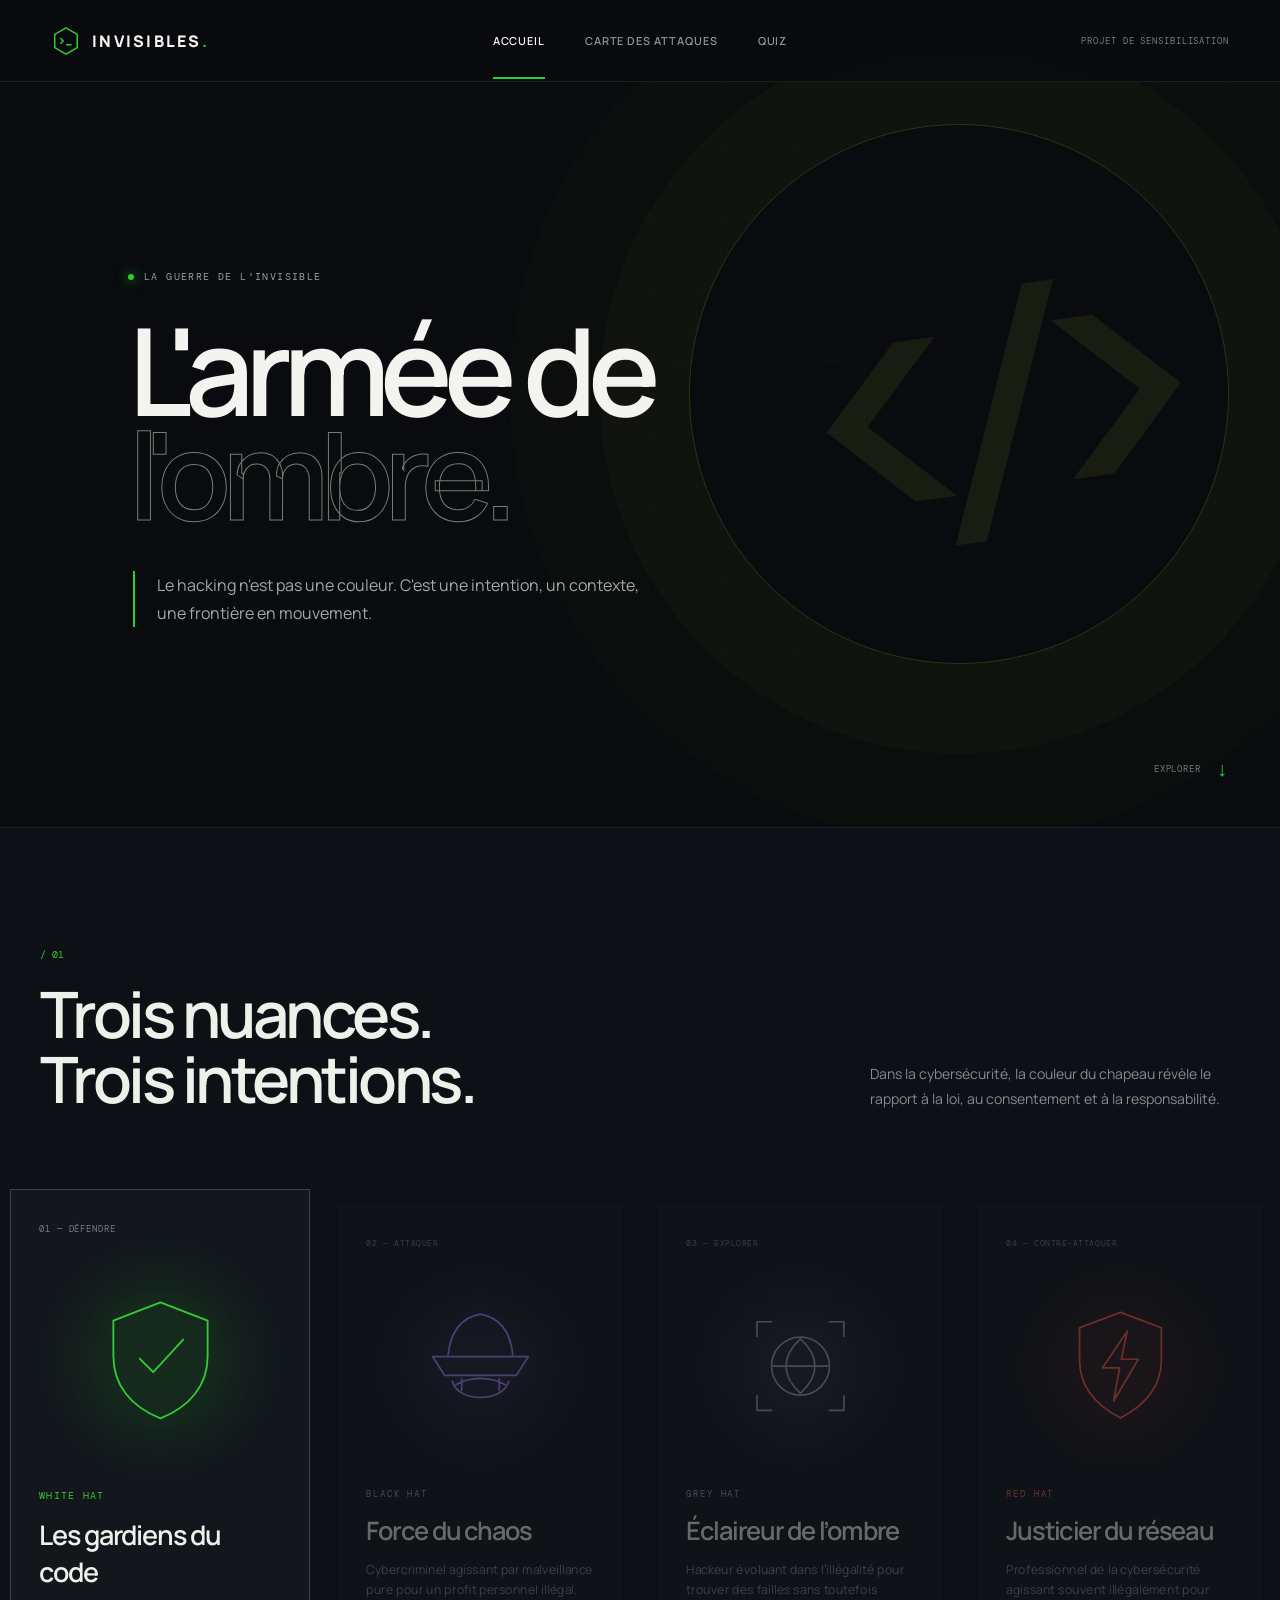
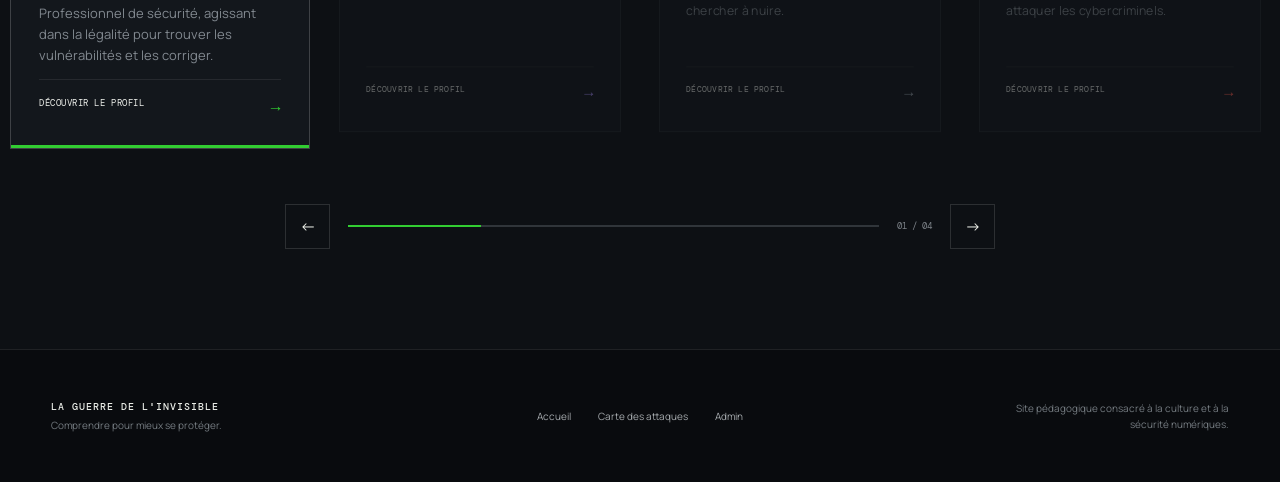
<file: index.html>
<!doctype html>
<html lang="fr">
  <head>
    <meta name="google-site-verification" content="OvS22Xg2eVFyNjwm1e2zpDnleXQaVUkfz6dM1xjE86M" />
    <meta name="hackeurs"/>
    <meta name="description"
          content="INVISIBLES est un projet pédagogique consacré à la cybersécurité et à la compréhension du hacking. Découvrez les différences entre les hackers white hat, grey hat et black hat, les cyberattaques, les enjeux de la sécurité informatique et les moyens de mieux protéger les systèmes numériques.">
    <meta name="keywords" content="white hat, black hat, hackeur, invisible, nsi">
    <meta charset="UTF-8" />
    <meta name="viewport" content="width=device-width, initial-scale=1.0" />
    <meta name="description" content="La Guerre de l'invisible : comprendre les différents visages du hacking et de la cybersécurité."/>
    <title>Cybersécurité et hacking : comprendre les hackers</title>
    <link rel="preconnect" href="https://fonts.googleapis.com" />
    <link rel="preconnect" href="https://fonts.gstatic.com" crossorigin />
    <link href="https://fonts.googleapis.com/css2?family=DM+Mono:wght@300;400;500&family=Manrope:wght@400;500;600;700;800&display=swap" rel="stylesheet"/>
    <link rel="stylesheet" href="./style.css" />
    <script type="module" src="./script.js"></script>
  </head>
  <body>
    <header class="site-header">
      <a class="brand" href="./" aria-label="Invisibles, accueil">
        <svg viewBox="0 0 32 32" aria-hidden="true">
          <path d="M16 2 28 9v14l-12 7L4 23V9l12-7Z" />
          <path d="m10 13 3 3-3 3M16 20h6" />
        </svg>
        <span>INVISIBLES<span class="brand-dot">.</span></span>
      </a>
      <button class="menu-toggle" type="button" aria-label="Ouvrir le menu" aria-expanded="false">
        <span></span><span></span>
      </button>
      <nav class="main-nav" aria-label="Navigation principale">
        <a class="active" href="./">Accueil</a>
        <a href="./carte.html">Carte des attaques</a>
        <a href="./quiz.html">Quiz</a>
      </nav>
      <span class="header-note">Projet de sensibilisation</span>
    </header>

    <main>
      <section class="hero">
        <div class="hero-grid"></div>
        <div class="hero-copy">
          <p class="eyebrow"><span></span> La guerre de l'invisible</p>
          <h1>L'armée de<br /><em>l'ombre.</em></h1>
          <p class="hero-intro">
            Le hacking n'est pas une couleur. C'est une intention, un contexte,
            une frontière en mouvement.
          </p>
        </div>
        <div class="code-mark" aria-hidden="true">&lt;/&gt;</div>
        <a class="scroll-link" href="#profils">Explorer <span>↓</span></a>
      </section>

      <section class="profiles" id="profils">
        <div class="section-heading">
          <div>
            <span class="section-index">/ 01</span>
            <h2>Trois nuances.<br />Trois intentions.</h2>
          </div>
          <p>
            Dans la cybersécurité, la couleur du chapeau révèle le rapport à la
            loi, au consentement et à la responsabilité.
          </p>
        </div>

        <div class="carousel" aria-label="Profils de hackers">
          <div class="cards-track">
            <a class="hat-card active" href="./white-hat.html" data-card>
              <span class="card-number">01 — Défendre</span>
              <div class="hat-visual">
                <svg viewBox="0 0 160 160" aria-hidden="true">
                  <path d="M80 17 132 37v39c0 33-20 56-52 69-32-13-52-36-52-69V37L80 17Z" />
                  <path d="m57 79 15 15 33-36" />
                </svg>
              </div>
              <span class="card-label">White Hat</span>
              <h3>Les gardiens du code</h3>
              <p>Professionnel de sécurité, agissant dans la légalité pour trouver les vulnérabilités et les corriger.</p>
              <span class="card-link">Découvrir le profil <b>→</b></span>
            </a>

            <a class="hat-card black" href="./black-hat.html" data-card>
              <span class="card-number">02 — Attaquer</span>
              <div class="hat-visual">
                <svg viewBox="0 0 160 160" aria-hidden="true">
                  <path d="M42 67c3-28 15-44 38-48 23 4 35 20 38 48" />
                  <path d="M24 69h112l-14 22H38L24 69Z" />
                  <path d="M47 98c7 25 59 25 66 0M51 102c17-10 41-10 58 0M58 95v13M102 95v13" />
                </svg>
              </div>
              <span class="card-label">Black Hat</span>
              <h3>Force du chaos</h3>
              <p>Cybercriminel agissant par malveillance pure pour un profit personnel illégal.</p>
              <span class="card-link">Découvrir le profil <b>→</b></span>
            </a>

            <a class="hat-card grey" href="./grey-hat.html" data-card>
              <span class="card-number">03 — Explorer</span>
              <div class="hat-visual">
                <svg viewBox="0 0 160 160" aria-hidden="true">
                  <path d="M46 28H29v17M114 28h17v17M46 132H29v-17M114 132h17v-17" />
                  <circle cx="80" cy="80" r="34" />
                  <path d="M48 80h64M80 48c11 10 17 21 17 32s-6 22-17 32c-11-10-17-21-17-32s6-22 17-32Z" />
                </svg>
              </div>
              <span class="card-label">Grey Hat</span>
              <h3>Éclaireur de l’ombre</h3>
              <p>Hackeur évoluant dans l’illégalité pour trouver des failles sans toutefois chercher à nuire.</p>
              <span class="card-link">Découvrir le profil <b>→</b></span>
            </a>
            
            <a class="hat-card red" href="./red-hat.html" data-card>
              <span class="card-number">04 — Contre-attaquer</span>
              <div class="hat-visual">
                <svg viewBox="0 0 160 160" aria-hidden="true">
                  <path d="M80 17 128 35v38c0 31-19 53-48 68C51 126 32 104 32 73V35L80 17Z" />
                  <path d="m88 39-29 43h20l-7 39 29-49H81l7-33Z" />
                </svg>
              </div>
              <span class="card-label">Red Hat</span>
              <h3>Justicier du réseau</h3>
              <p>Professionnel de la cybersécurité agissant souvent illégalement pour attaquer les cybercriminels.</p>
              <span class="card-link">Découvrir le profil <b>→</b></span>
            </a>
          </div>
        </div>

        <div class="carousel-controls">
          <button type="button" data-previous aria-label="Profil précédent">←</button>
          <div class="dots" aria-label="Choisir un profil">
            <button class="active" type="button" data-dot="0" aria-label="White Hat"></button>
            <button type="button" data-dot="1" aria-label="Grey Hat"></button>
            <button type="button" data-dot="2" aria-label="Black Hat"></button>
            <button type="button" data-dot="2" aria-label="Red Hat"></button>
          </div>
          <span class="carousel-count">01 / 04</span>
          <button type="button" data-next aria-label="Profil suivant">→</button>
        </div>
    </main>

    <footer class="site-footer">
      <div class="footer-brand">
        <strong>LA GUERRE DE L'INVISIBLE</strong>
        <span>Comprendre pour mieux se protéger.</span>
      </div>
      <nav>
        <a href="./">Accueil</a>
        <a href="./carte.html">Carte des attaques</a>
        <a href="./login.html">Admin</a>
      </nav>
      <p>Site pédagogique consacré à la culture et à la sécurité numériques.</p>
    </footer>
  </body>
</html>
</file>
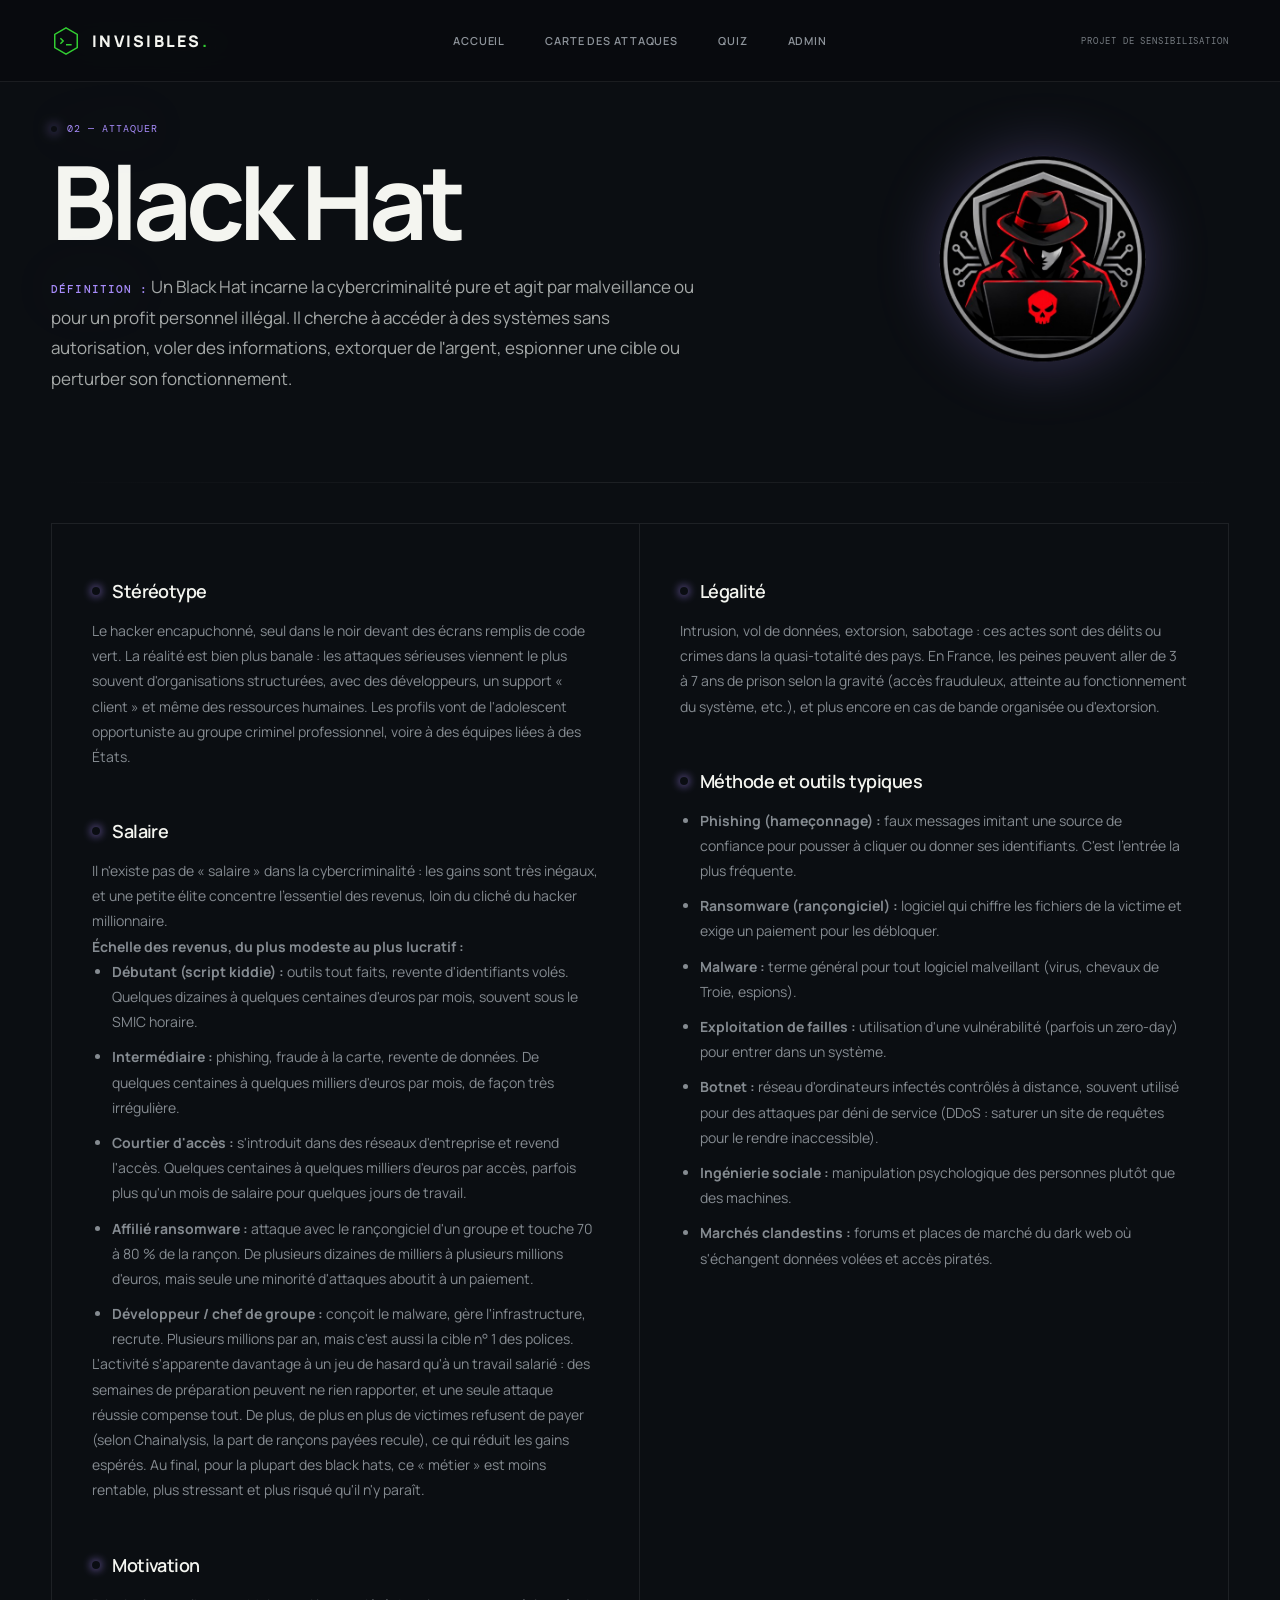
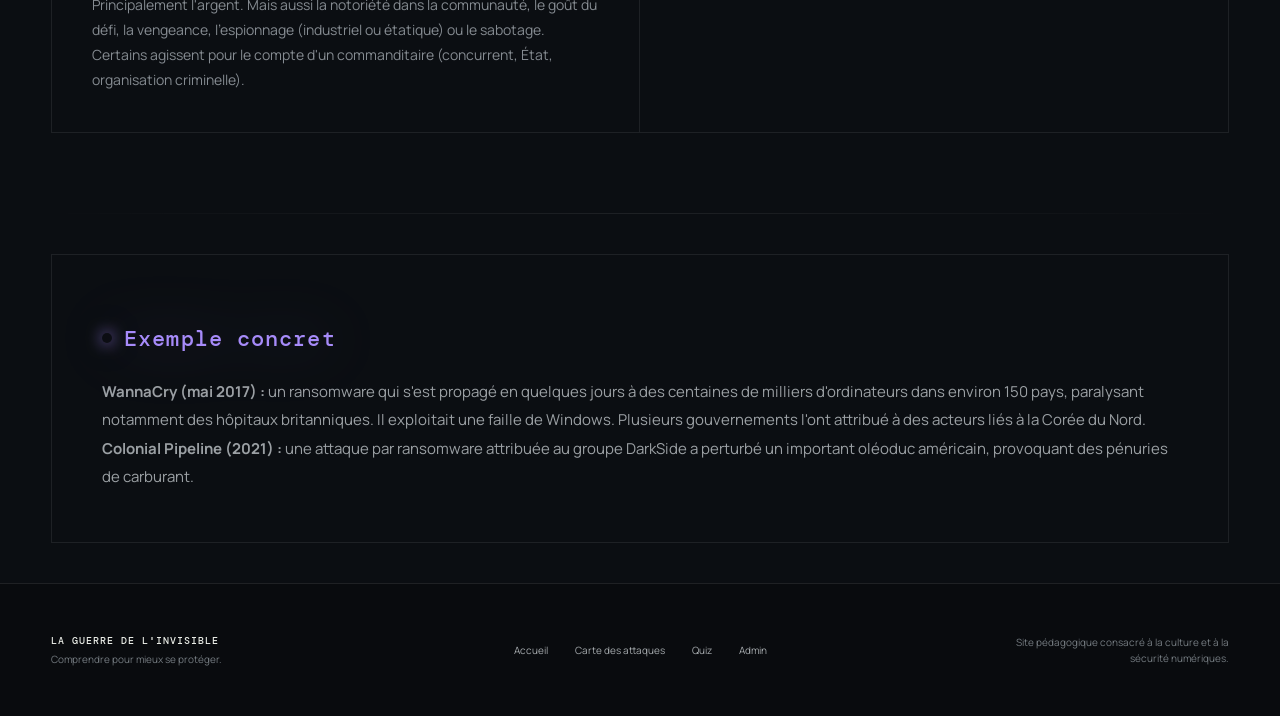
<file: black-hat.html>
<!doctype html>
<html lang="fr">
  <head>
    <meta charset="UTF-8" />
    <meta name="viewport" content="width=device-width, initial-scale=1.0" />
    <title>Black Hat — La Guerre de l'Invisible</title>
    <link rel="preconnect" href="https://fonts.googleapis.com" />
    <link rel="preconnect" href="https://fonts.gstatic.com" crossorigin />
    <link href="https://fonts.googleapis.com/css2?family=DM+Mono:wght@300;400;500&family=Manrope:wght@400;500;600;700;800&display=swap" rel="stylesheet" />
    <link rel="stylesheet" href="./style.css" />
    <link rel="stylesheet" href="./styleblack.css" />
    <script type="module" src="./script.js"></script>
  </head>
  <body class="detail-page black-page">
    <header class="site-header">
      <a class="brand" href="./"><svg viewBox="0 0 32 32"><path d="M16 2 28 9v14l-12 7L4 23V9l12-7Z"/><path d="m10 13 3 3-3 3M16 20h6"/></svg><span>INVISIBLES<span class="brand-dot">.</span></span></a>
      <button class="menu-toggle" type="button" aria-label="Ouvrir le menu"><span></span><span></span></button>
      <nav class="main-nav"><a href="./">Accueil</a><a href="./carte.html">Carte des attaques</a><a href="./quiz.html">Quiz</a>
            <a href="./login.html">Admin</a></nav>
      <span class="header-note">Projet de sensibilisation</span>
    </header>
    
    <main>
      <div class="hat-container">
        <section class="hat-hero">
          <a class="back-link" href="./">↩ Retour à l'exploration</a>
          
          <div class="hat-title-section">
            <span class="hat-eyebrow">02 — Attaquer</span>
            <h1 class="hat-title">Black Hat</h1>
            <p class="hat-definition">
              <strong>Définition :</strong> Un Black Hat incarne la cybercriminalité pure et agit par malveillance ou pour un profit personnel illégal. Il cherche à accéder à des systèmes sans autorisation, voler des informations, extorquer de l'argent, espionner une cible ou perturber son fonctionnement.
            </p>
          </div>
          
          <div class="hat-logo">
            <div class="logo-circle">
              <img src="./BlackHat.png" alt="Black Hat - Chapeau noir symbolisant les hackeurs malveillants" />
            </div>
            <span class="logo-caption"></span>
          </div>
        </section>
        
        <div class="hat-divider"></div>
        
        <section class="hat-columns">
          <div class="hat-column">
            <article class="column-section">
              <h2 class="column-section-title">Stéréotype</h2>
              <p>
                Le hacker encapuchonné, seul dans le noir devant des écrans remplis de code vert. La réalité est bien plus banale : les attaques sérieuses viennent le plus souvent d'organisations structurées, avec des développeurs, un support « client » et même des ressources humaines. Les profils vont de l'adolescent opportuniste au groupe criminel professionnel, voire à des équipes liées à des États.
              </p>
            </article>
            
            <article class="column-section">
              <h2 class="column-section-title">Salaire</h2>
              <p>
                Il n'existe pas de « salaire » dans la cybercriminalité : les gains sont très inégaux, et une petite élite concentre l'essentiel des revenus, loin du cliché du hacker millionnaire.
              </p>
              <p>
                <strong>Échelle des revenus, du plus modeste au plus lucratif :</strong>
              </p>
              <ul>
                <li><strong>Débutant (script kiddie) :</strong> outils tout faits, revente d'identifiants volés. Quelques dizaines à quelques centaines d'euros par mois, souvent sous le SMIC horaire.</li>
                <li><strong>Intermédiaire :</strong> phishing, fraude à la carte, revente de données. De quelques centaines à quelques milliers d'euros par mois, de façon très irrégulière.</li>
                <li><strong>Courtier d'accès :</strong> s'introduit dans des réseaux d'entreprise et revend l'accès. Quelques centaines à quelques milliers d'euros par accès, parfois plus qu'un mois de salaire pour quelques jours de travail.</li>
                <li><strong>Affilié ransomware :</strong> attaque avec le rançongiciel d'un groupe et touche 70 à 80 % de la rançon. De plusieurs dizaines de milliers à plusieurs millions d'euros, mais seule une minorité d'attaques aboutit à un paiement.</li>
                <li><strong>Développeur / chef de groupe :</strong> conçoit le malware, gère l'infrastructure, recrute. Plusieurs millions par an, mais c'est aussi la cible n° 1 des polices.</li>
              </ul>
              <p>
                L'activité s'apparente davantage à un jeu de hasard qu'à un travail salarié : des semaines de préparation peuvent ne rien rapporter, et une seule attaque réussie compense tout. De plus, de plus en plus de victimes refusent de payer (selon Chainalysis, la part de rançons payées recule), ce qui réduit les gains espérés. Au final, pour la plupart des black hats, ce « métier » est moins rentable, plus stressant et plus risqué qu'il n'y paraît.
              </p>
            </article>
            
            <article class="column-section">
              <h2 class="column-section-title">Motivation</h2>
              <p>
                Principalement l'argent. Mais aussi la notoriété dans la communauté, le goût du défi, la vengeance, l'espionnage (industriel ou étatique) ou le sabotage. Certains agissent pour le compte d'un commanditaire (concurrent, État, organisation criminelle).
              </p>
            </article>
          </div>
          
          <div class="hat-column">
            <article class="column-section">
              <h2 class="column-section-title">Légalité</h2>
              <p>
                Intrusion, vol de données, extorsion, sabotage : ces actes sont des délits ou crimes dans la quasi-totalité des pays. En France, les peines peuvent aller de 3 à 7 ans de prison selon la gravité (accès frauduleux, atteinte au fonctionnement du système, etc.), et plus encore en cas de bande organisée ou d'extorsion.
              </p>
            </article>
            
            <article class="column-section">
              <h2 class="column-section-title">Méthode et outils typiques</h2>
              <ul>
                <li><strong>Phishing (hameçonnage) :</strong> faux messages imitant une source de confiance pour pousser à cliquer ou donner ses identifiants. C'est l'entrée la plus fréquente.</li>
                <li><strong>Ransomware (rançongiciel) :</strong> logiciel qui chiffre les fichiers de la victime et exige un paiement pour les débloquer.</li>
                <li><strong>Malware :</strong> terme général pour tout logiciel malveillant (virus, chevaux de Troie, espions).</li>
                <li><strong>Exploitation de failles :</strong> utilisation d'une vulnérabilité (parfois un zero-day) pour entrer dans un système.</li>
                <li><strong>Botnet :</strong> réseau d'ordinateurs infectés contrôlés à distance, souvent utilisé pour des attaques par déni de service (DDoS : saturer un site de requêtes pour le rendre inaccessible).</li>
                <li><strong>Ingénierie sociale :</strong> manipulation psychologique des personnes plutôt que des machines.</li>
                <li><strong>Marchés clandestins :</strong> forums et places de marché du dark web où s'échangent données volées et accès piratés.</li>
              </ul>
            </article>
          </div>
        </section>
        
        <div class="hat-divider"></div>
        
        <section class="hat-example">
          <h2 class="hat-example-title">Exemple concret</h2>
          <p>
            <strong>WannaCry (mai 2017) :</strong> un ransomware qui s'est propagé en quelques jours à des centaines de milliers d'ordinateurs dans environ 150 pays, paralysant notamment des hôpitaux britanniques. Il exploitait une faille de Windows. Plusieurs gouvernements l'ont attribué à des acteurs liés à la Corée du Nord.
          </p>
          <p>
            <strong>Colonial Pipeline (2021) :</strong> une attaque par ransomware attribuée au groupe DarkSide a perturbé un important oléoduc américain, provoquant des pénuries de carburant.
          </p>
        </section>
      </div>
    </main>
    
    <footer class="site-footer">
      <div class="footer-brand">
        <strong>LA GUERRE DE L'INVISIBLE</strong>
        <span>Comprendre pour mieux se protéger.</span>
      </div>
      <nav>
        <a href="./">Accueil</a>
        <a href="./carte.html">Carte des attaques</a>
        <a href="./quiz.html">Quiz</a>
            <a href="./login.html">Admin</a>
      </nav>
      <p>Site pédagogique consacré à la culture et à la sécurité numériques.</p>
    </footer>
    
    <script type="module" src="./script.js"></script>
  </body>
</html>
</file>
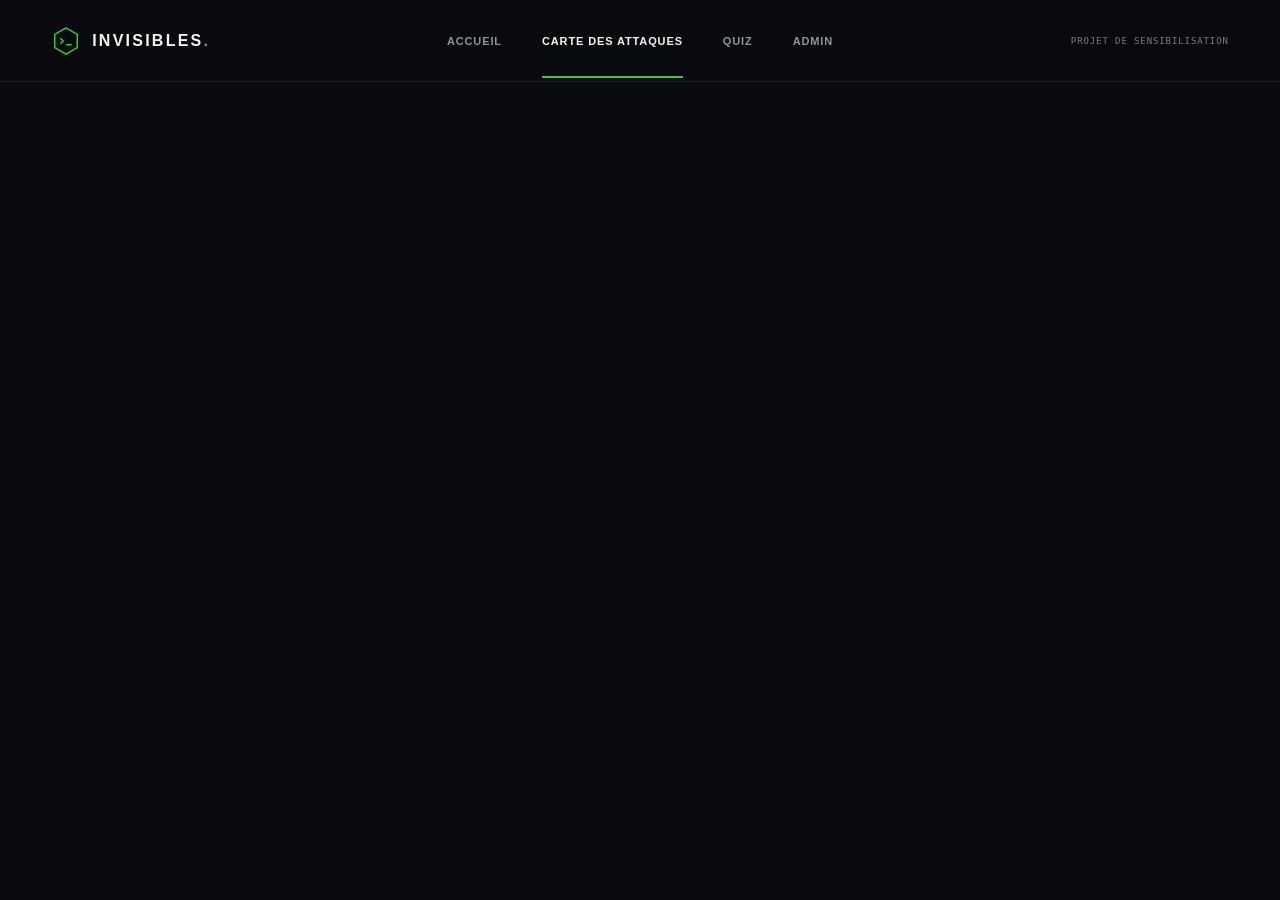
<file: carte.html>
<!DOCTYPE html>
<html lang="fr">
    <head>
        <meta charset="utf-8">
        <link rel="stylesheet" href="style.css">
    </head>
    <body>
        <header class="site-header">
          <a class="brand" href="./" aria-label="Invisibles, accueil">
            <svg viewBox="0 0 32 32" aria-hidden="true">
              <path d="M16 2 28 9v14l-12 7L4 23V9l12-7Z" />
              <path d="m10 13 3 3-3 3M16 20h6" />
            </svg>
            <span>INVISIBLES<span class="brand-dot">.</span></span>
          </a>
          <button class="menu-toggle" type="button" aria-label="Ouvrir le menu" aria-expanded="false">
            <span></span><span></span>
          </button>
          <nav class="main-nav" aria-label="Navigation principale">
            <a href="./">Accueil</a>
            <a class="active" href="./carte.html">Carte des attaques</a>
            <a href="./quiz.html">Quiz</a>
            <a href="./login.html">Admin</a>
          </nav>
          <span class="header-note">Projet de sensibilisation</span>
        </header>
        <iframe class="iframe" src="https://cybermap.kaspersky.com/fr/widget/dynamic/dark" frameborder="0">
        <footer class="site-footer"><div class="footer-brand"><strong>LA GUERRE DE L'INVISIBLE</strong><span>Comprendre pour mieux se protéger.</span></div><nav><a href="./">Accueil</a><a href="./carte.html">Carte des attaques</a></nav><p>Site pédagogique consacré à la culture et à la sécurité numériques.</p></footer>
    </body>
</html>
</file>
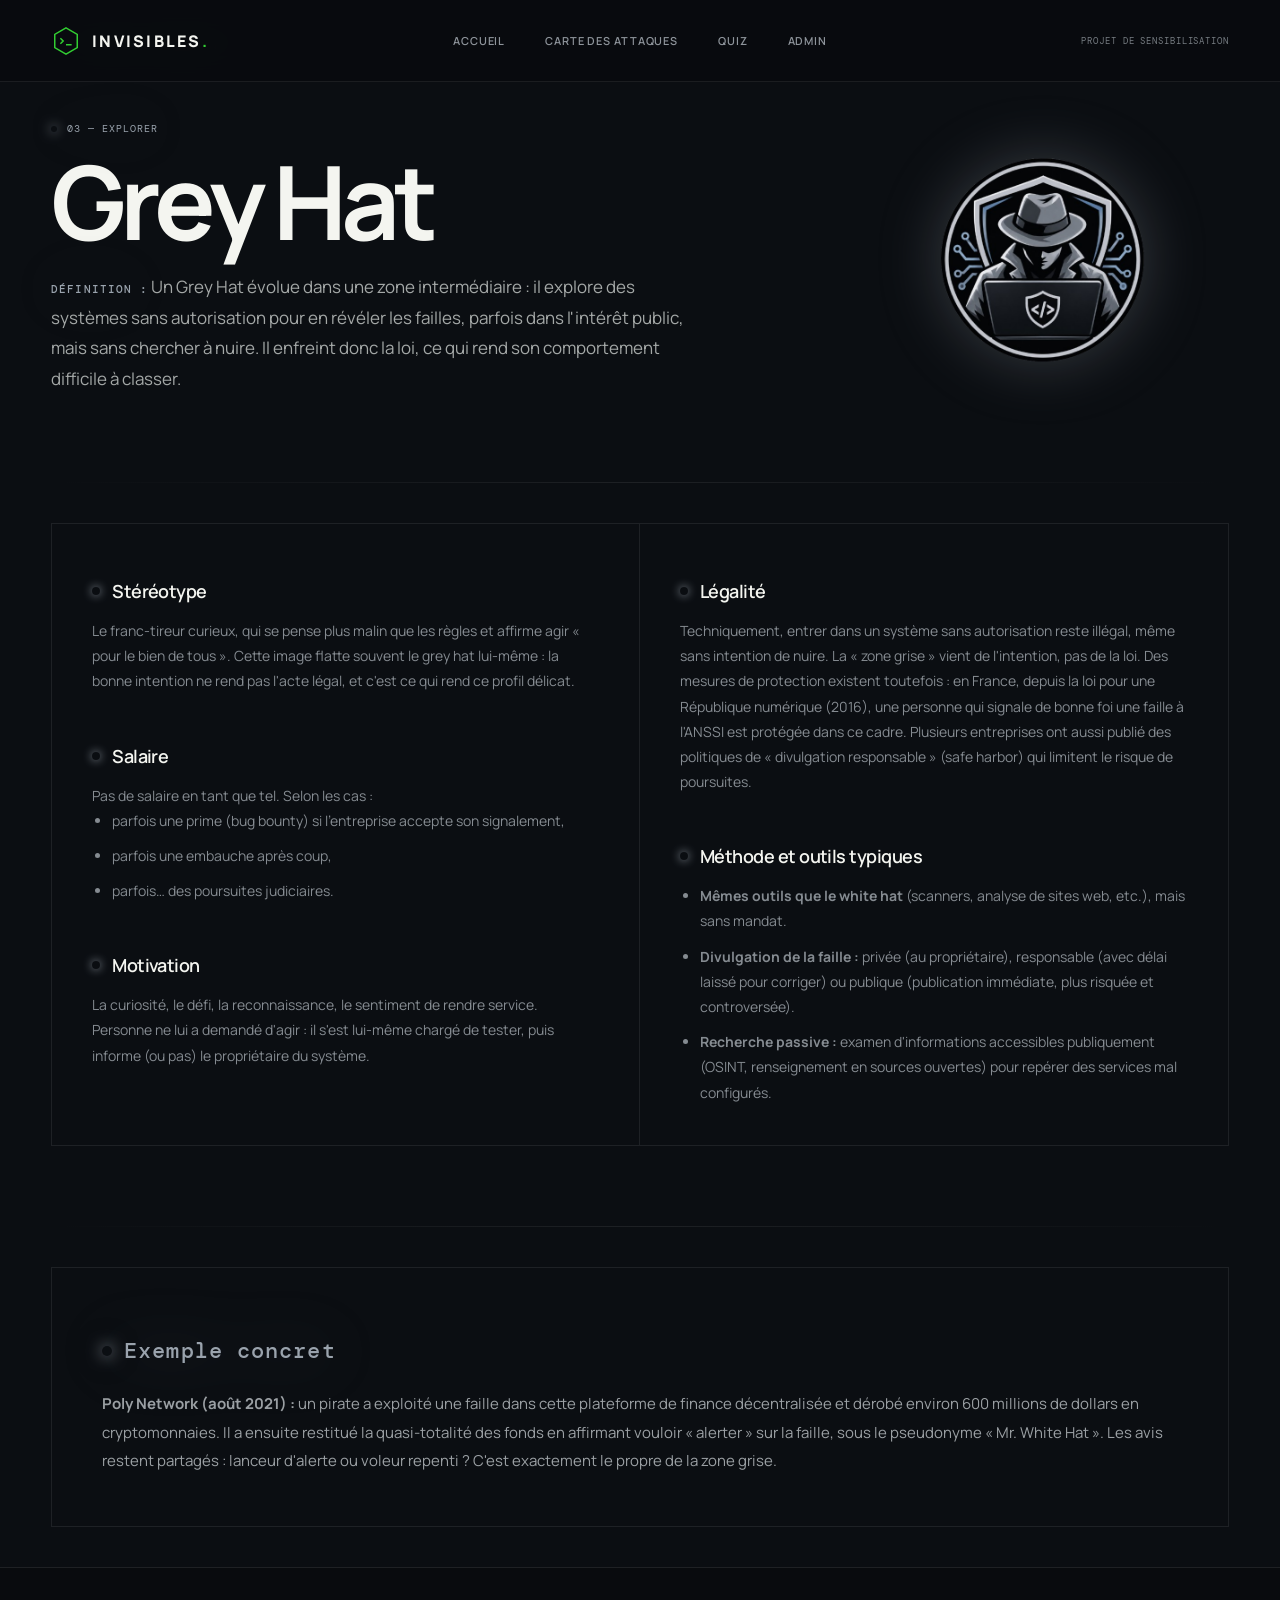
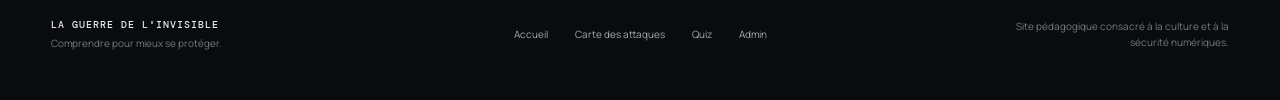
<file: grey-hat.html>
<!doctype html>
<html lang="fr">
  <head>
    <meta charset="UTF-8" />
    <meta name="viewport" content="width=device-width, initial-scale=1.0" />
    <title>Grey Hat — La Guerre de l'Invisible</title>
    <link rel="preconnect" href="https://fonts.googleapis.com" />
    <link rel="preconnect" href="https://fonts.gstatic.com" crossorigin />
    <link href="https://fonts.googleapis.com/css2?family=DM+Mono:wght@300;400;500&family=Manrope:wght@400;500;600;700;800&display=swap" rel="stylesheet" />
    <link rel="stylesheet" href="./style.css" />
    <link rel="stylesheet" href="./styleblack.css" />
    <script type="module" src="./script.js"></script>
  </head>
  <body class="detail-page grey-page">
    <header class="site-header">
      <a class="brand" href="./"><svg viewBox="0 0 32 32"><path d="M16 2 28 9v14l-12 7L4 23V9l12-7Z"/><path d="m10 13 3 3-3 3M16 20h6"/></svg><span>INVISIBLES<span class="brand-dot">.</span></span></a>
      <button class="menu-toggle" type="button" aria-label="Ouvrir le menu"><span></span><span></span></button>
      <nav class="main-nav"><a href="./">Accueil</a><a href="./carte.html">Carte des attaques</a><a href="./quiz.html">Quiz</a>
            <a href="./login.html">Admin</a></nav>
      <span class="header-note">Projet de sensibilisation</span>
    </header>
    
    <main>
      <div class="hat-container">
        <section class="hat-hero">
          <a class="back-link" href="./">↩ Retour à l'exploration</a>
          
          <div class="hat-title-section">
            <span class="hat-eyebrow">03 — Explorer</span>
            <h1 class="hat-title">Grey Hat</h1>
            <p class="hat-definition">
              <strong>Définition :</strong> Un Grey Hat évolue dans une zone intermédiaire : il explore des systèmes sans autorisation pour en révéler les failles, parfois dans l'intérêt public, mais sans chercher à nuire. Il enfreint donc la loi, ce qui rend son comportement difficile à classer.
            </p>
          </div>
          
          <div class="hat-logo">
            <div class="logo-circle">
              <img src="./GreyHat.png" alt="Grey Hat - Chapeau gris symbolisant les hackeurs en zone grise" />
            </div>
            <span class="logo-caption"></span>
          </div>
        </section>
        
        <div class="hat-divider"></div>
        
        <section class="hat-columns">
          <div class="hat-column">
            <article class="column-section">
              <h2 class="column-section-title">Stéréotype</h2>
              <p>
                Le franc-tireur curieux, qui se pense plus malin que les règles et affirme agir « pour le bien de tous ». Cette image flatte souvent le grey hat lui-même : la bonne intention ne rend pas l'acte légal, et c'est ce qui rend ce profil délicat.
              </p>
            </article>
            
            <article class="column-section">
              <h2 class="column-section-title">Salaire</h2>
              <p>
                Pas de salaire en tant que tel. Selon les cas :
              </p>
              <ul>
                <li>parfois une prime (bug bounty) si l'entreprise accepte son signalement,</li>
                <li>parfois une embauche après coup,</li>
                <li>parfois… des poursuites judiciaires.</li>
              </ul>
            </article>
            
            <article class="column-section">
              <h2 class="column-section-title">Motivation</h2>
              <p>
                La curiosité, le défi, la reconnaissance, le sentiment de rendre service. Personne ne lui a demandé d'agir : il s'est lui-même chargé de tester, puis informe (ou pas) le propriétaire du système.
              </p>
            </article>
          </div>
          
          <div class="hat-column">
            <article class="column-section">
              <h2 class="column-section-title">Légalité</h2>
              <p>
                Techniquement, entrer dans un système sans autorisation reste illégal, même sans intention de nuire. La « zone grise » vient de l'intention, pas de la loi. Des mesures de protection existent toutefois : en France, depuis la loi pour une République numérique (2016), une personne qui signale de bonne foi une faille à l'ANSSI est protégée dans ce cadre. Plusieurs entreprises ont aussi publié des politiques de « divulgation responsable » (safe harbor) qui limitent le risque de poursuites.
              </p>
            </article>
            
            <article class="column-section">
              <h2 class="column-section-title">Méthode et outils typiques</h2>
              <ul>
                <li><strong>Mêmes outils que le white hat</strong> (scanners, analyse de sites web, etc.), mais sans mandat.</li>
                <li><strong>Divulgation de la faille :</strong> privée (au propriétaire), responsable (avec délai laissé pour corriger) ou publique (publication immédiate, plus risquée et controversée).</li>
                <li><strong>Recherche passive :</strong> examen d'informations accessibles publiquement (OSINT, renseignement en sources ouvertes) pour repérer des services mal configurés.</li>
              </ul>
            </article>
          </div>
        </section>
        
        <div class="hat-divider"></div>
        
        <section class="hat-example">
          <h2 class="hat-example-title">Exemple concret</h2>
          <p>
            <strong>Poly Network (août 2021) :</strong> un pirate a exploité une faille dans cette plateforme de finance décentralisée et dérobé environ 600 millions de dollars en cryptomonnaies. Il a ensuite restitué la quasi-totalité des fonds en affirmant vouloir « alerter » sur la faille, sous le pseudonyme « Mr. White Hat ». Les avis restent partagés : lanceur d'alerte ou voleur repenti ? C'est exactement le propre de la zone grise.
          </p>
        </section>
      </div>
    </main>
    
    <footer class="site-footer">
      <div class="footer-brand">
        <strong>LA GUERRE DE L'INVISIBLE</strong>
        <span>Comprendre pour mieux se protéger.</span>
      </div>
      <nav>
        <a href="./">Accueil</a>
        <a href="./carte.html">Carte des attaques</a>
        <a href="./quiz.html">Quiz</a>
            <a href="./login.html">Admin</a>
      </nav>
      <p>Site pédagogique consacré à la culture et à la sécurité numériques.</p>
    </footer>
    
    <script type="module" src="./script.js"></script>
  </body>
</html>
</file>
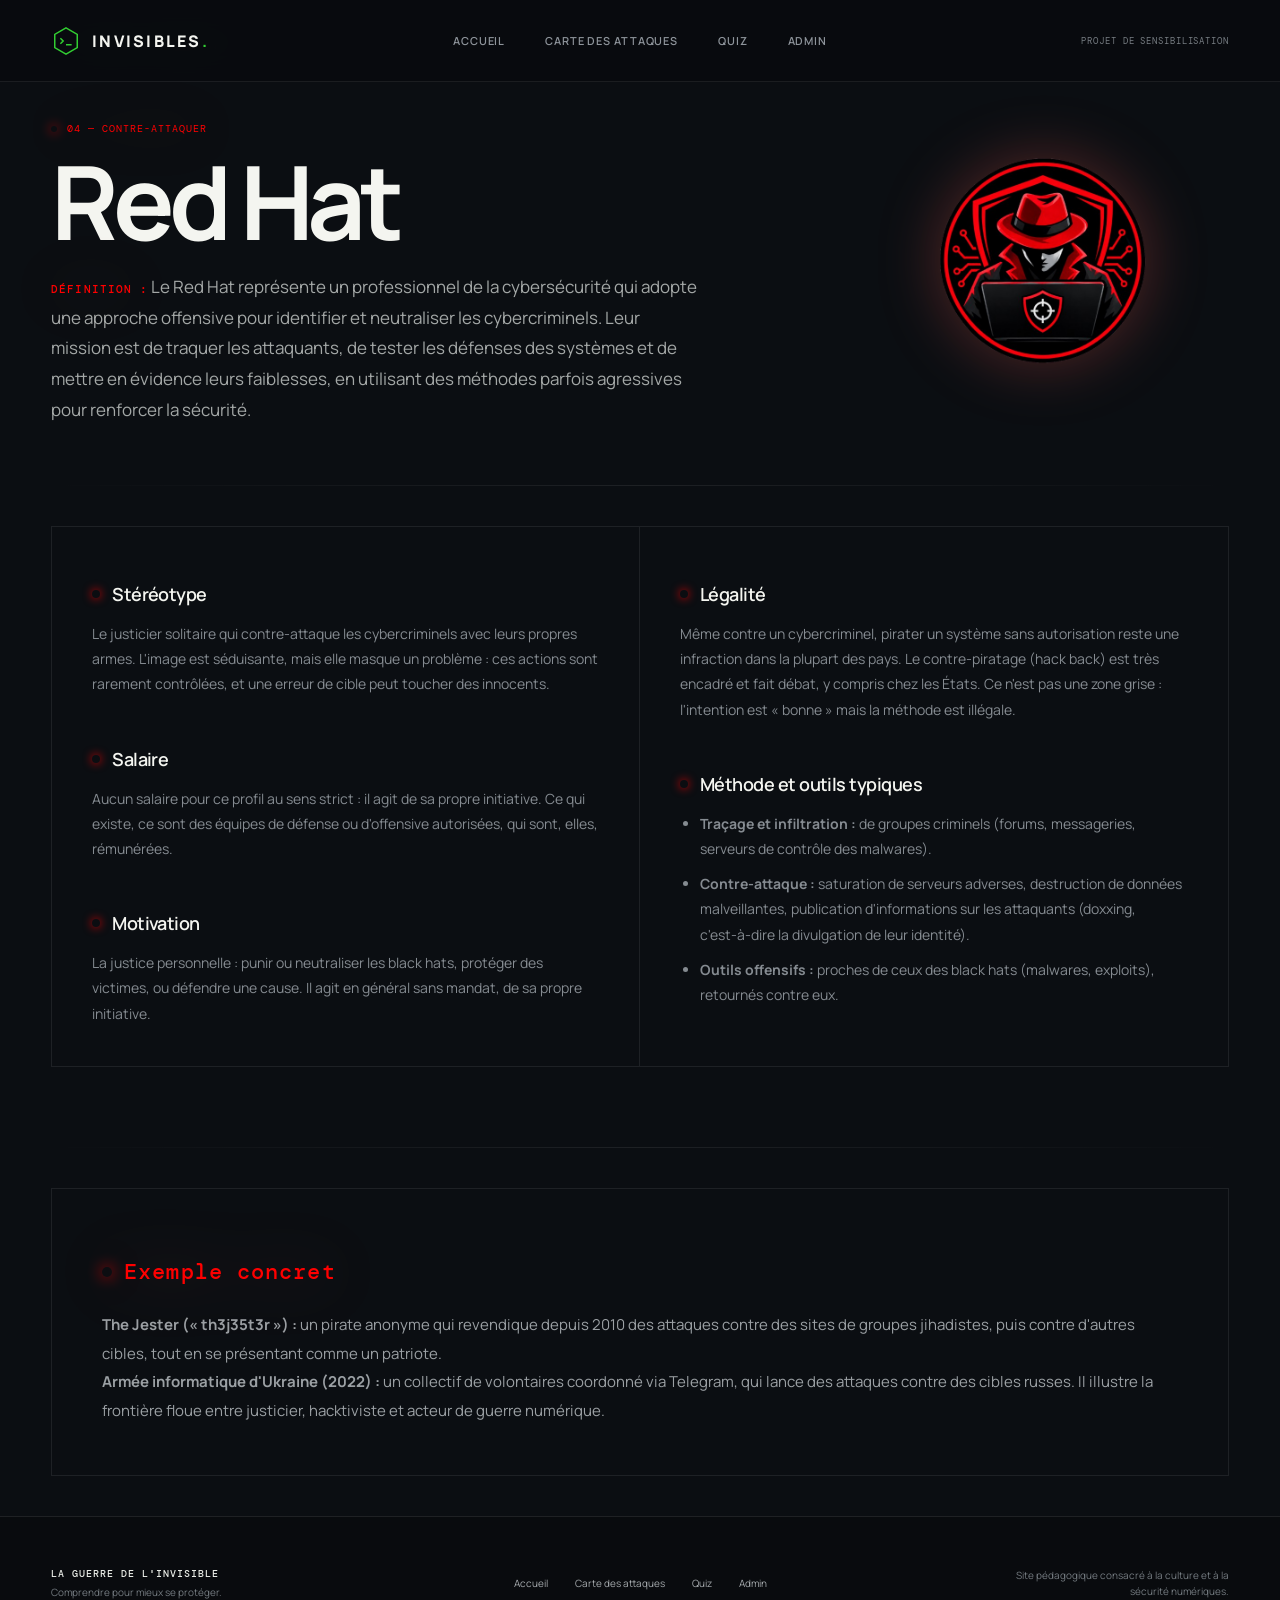
<file: red-hat.html>
<!doctype html>
<html lang="fr">
  <head>
    <meta charset="UTF-8" />
    <meta name="viewport" content="width=device-width, initial-scale=1.0" />
    <title>Red Hat — La Guerre de l'Invisible</title>
    <link rel="preconnect" href="https://fonts.googleapis.com" />
    <link rel="preconnect" href="https://fonts.gstatic.com" crossorigin />
    <link href="https://fonts.googleapis.com/css2?family=DM+Mono:wght@300;400;500&family=Manrope:wght@400;500;600;700;800&display=swap" rel="stylesheet" />
    <link rel="stylesheet" href="./style.css" />
    <link rel="stylesheet" href="./styleblack.css" />
    <script type="module" src="./script.js"></script>
  </head>
  <body class="detail-page red-page">
    <header class="site-header">
      <a class="brand" href="./"><svg viewBox="0 0 32 32"><path d="M16 2 28 9v14l-12 7L4 23V9l12-7Z"/><path d="m10 13 3 3-3 3M16 20h6"/></svg><span>INVISIBLES<span class="brand-dot">.</span></span></a>
      <button class="menu-toggle" type="button" aria-label="Ouvrir le menu"><span></span><span></span></button>
      <nav class="main-nav"><a href="./index.html">Accueil</a><a href="./carte.html">Carte des attaques</a><a href="./quiz.html">Quiz</a>
            <a href="./login.html">Admin</a></nav>
      <span class="header-note">Projet de sensibilisation</span>
    </header>
    
    <main>
      <div class="hat-container">
        <section class="hat-hero">
          <a class="back-link" href="./">↩ Retour à l'exploration</a>
          
          <div class="hat-title-section">
            <span class="hat-eyebrow">04 — Contre-attaquer</span>
            <h1 class="hat-title">Red Hat</h1>
            <p class="hat-definition">
              <strong>Définition :</strong> Le Red Hat représente un professionnel de la cybersécurité qui adopte une approche offensive pour identifier et neutraliser les cybercriminels. Leur mission est de traquer les attaquants, de tester les défenses des systèmes et de mettre en évidence leurs faiblesses, en utilisant des méthodes parfois agressives pour renforcer la sécurité.
            </p>
          </div>
          
          <div class="hat-logo">
            <div class="logo-circle">
              <img src="./RedHat.png" alt="Red Hat - Chapeau rouge symbolisant les justiciers du réseau" />
            </div>
            <span class="logo-caption"></span>
          </div>
        </section>
        
        <div class="hat-divider"></div>
        
        <section class="hat-columns">
          <div class="hat-column">
            <article class="column-section">
              <h2 class="column-section-title">Stéréotype</h2>
              <p>
                Le justicier solitaire qui contre-attaque les cybercriminels avec leurs propres armes. L'image est séduisante, mais elle masque un problème : ces actions sont rarement contrôlées, et une erreur de cible peut toucher des innocents.
              </p>
            </article>
            
            <article class="column-section">
              <h2 class="column-section-title">Salaire</h2>
              <p>
                Aucun salaire pour ce profil au sens strict : il agit de sa propre initiative. Ce qui existe, ce sont des équipes de défense ou d'offensive autorisées, qui sont, elles, rémunérées.
              </p>
            </article>
            
            <article class="column-section">
              <h2 class="column-section-title">Motivation</h2>
              <p>
                La justice personnelle : punir ou neutraliser les black hats, protéger des victimes, ou défendre une cause. Il agit en général sans mandat, de sa propre initiative.
              </p>
            </article>
          </div>
          
          <div class="hat-column">
            <article class="column-section">
              <h2 class="column-section-title">Légalité</h2>
              <p>
                Même contre un cybercriminel, pirater un système sans autorisation reste une infraction dans la plupart des pays. Le contre-piratage (hack back) est très encadré et fait débat, y compris chez les États. Ce n'est pas une zone grise : l'intention est « bonne » mais la méthode est illégale.
              </p>
            </article>
            
            <article class="column-section">
              <h2 class="column-section-title">Méthode et outils typiques</h2>
              <ul>
                <li><strong>Traçage et infiltration :</strong> de groupes criminels (forums, messageries, serveurs de contrôle des malwares).</li>
                <li><strong>Contre-attaque :</strong> saturation de serveurs adverses, destruction de données malveillantes, publication d'informations sur les attaquants (doxxing, c'est-à-dire la divulgation de leur identité).</li>
                <li><strong>Outils offensifs :</strong> proches de ceux des black hats (malwares, exploits), retournés contre eux.</li>
              </ul>
            </article>
          </div>
        </section>
        
        <div class="hat-divider"></div>
        
        <section class="hat-example">
          <h2 class="hat-example-title">Exemple concret</h2>
          <p>
            <strong>The Jester (« th3j35t3r ») :</strong> un pirate anonyme qui revendique depuis 2010 des attaques contre des sites de groupes jihadistes, puis contre d'autres cibles, tout en se présentant comme un patriote.
          </p>
          <p>
            <strong>Armée informatique d'Ukraine (2022) :</strong> un collectif de volontaires coordonné via Telegram, qui lance des attaques contre des cibles russes. Il illustre la frontière floue entre justicier, hacktiviste et acteur de guerre numérique.
          </p>
        </section>
      </div>
    </main>
    
    <footer class="site-footer">
      <div class="footer-brand">
        <strong>LA GUERRE DE L'INVISIBLE</strong>
        <span>Comprendre pour mieux se protéger.</span>
      </div>
      <nav>
        <a href="./">Accueil</a>
        <a href="./carte.html">Carte des attaques</a>
        <a href="./quiz.html">Quiz</a>
            <a href="./login.html">Admin</a>
      </nav>
      <p>Site pédagogique consacré à la culture et à la sécurité numériques.</p>
    </footer>
    
    <script type="module" src="./script.js"></script>
  </body>
</html>
</file>
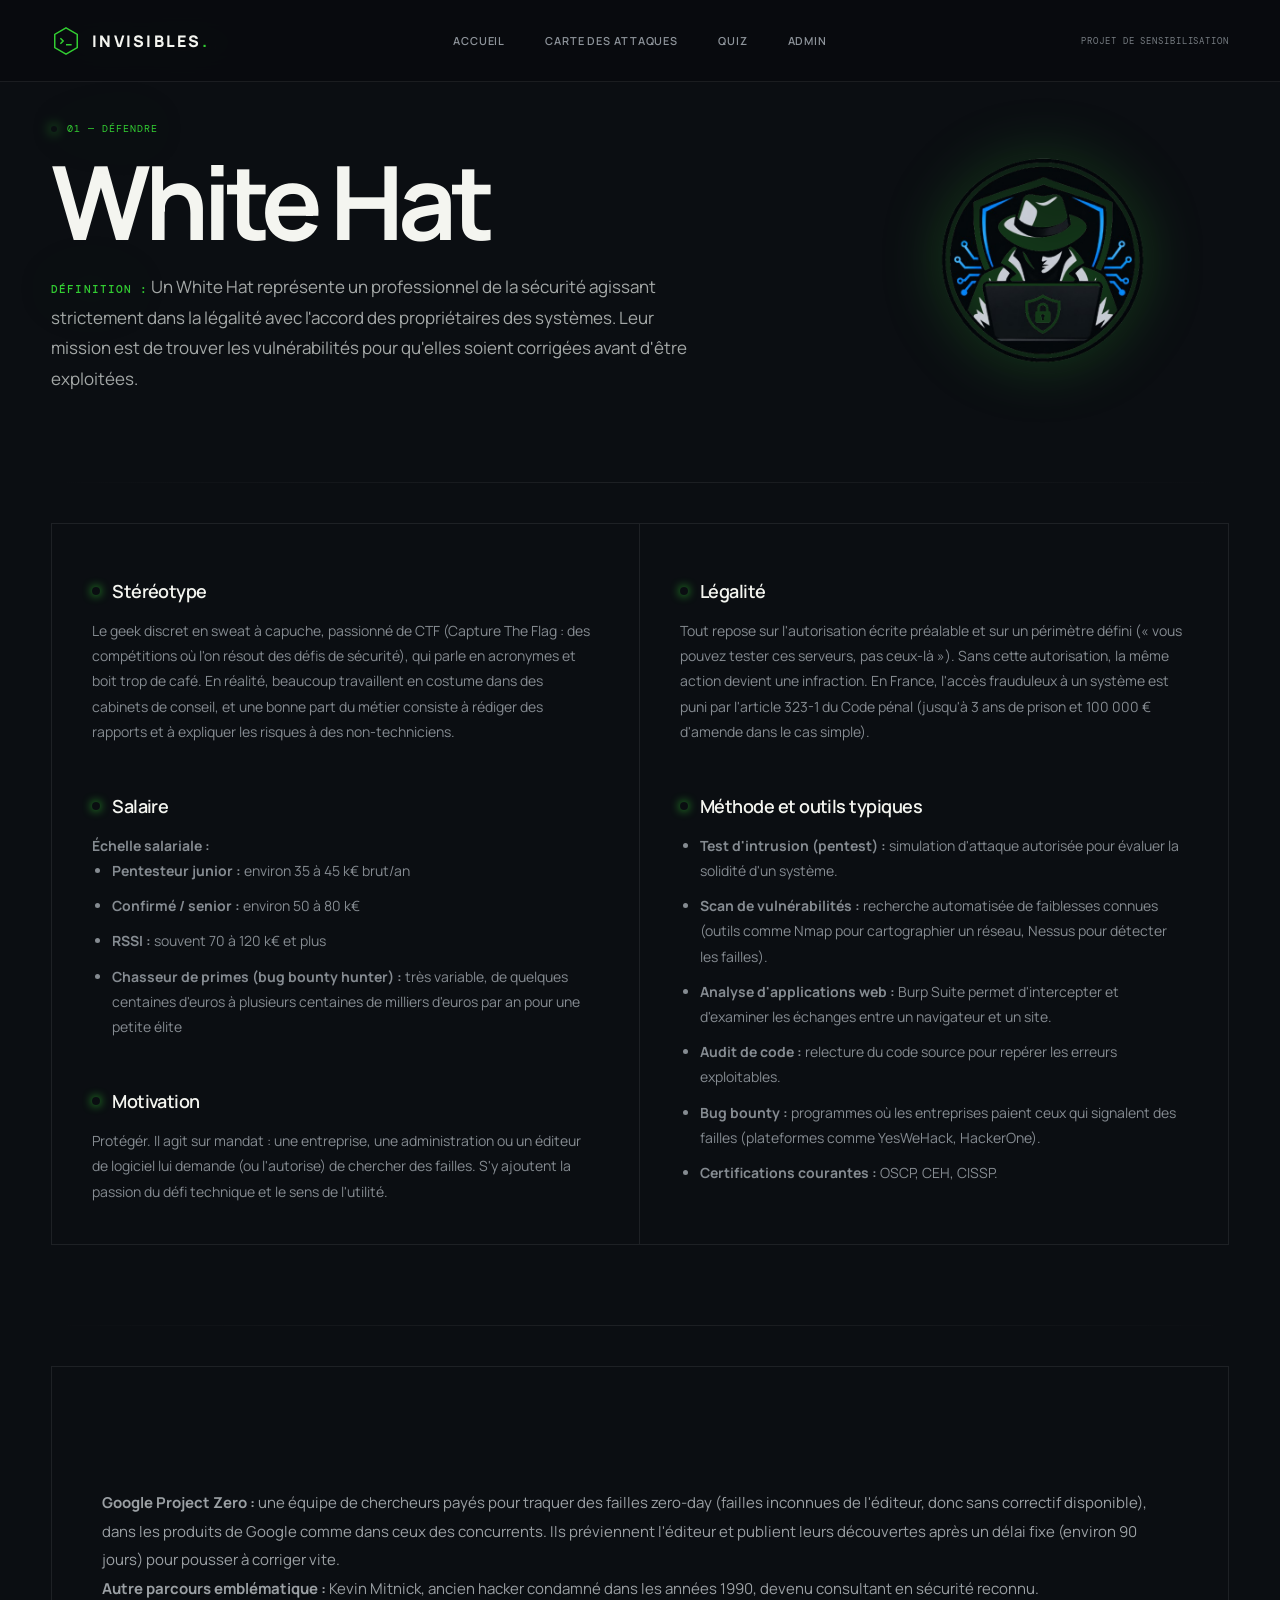
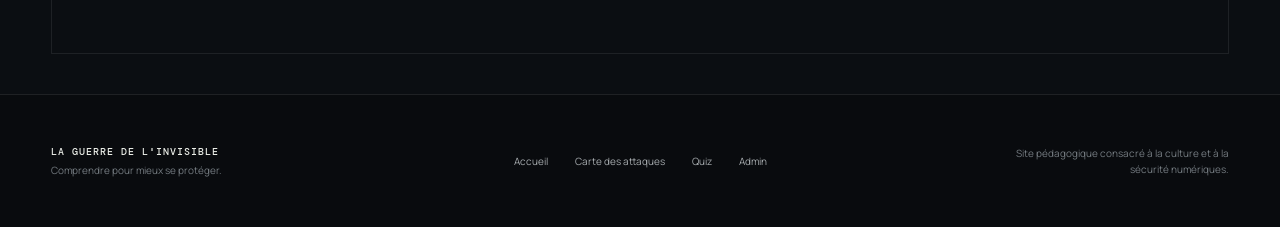
<file: white-hat.html>
<!doctype html>
<html lang="fr">
  <head>
    <meta charset="UTF-8" />
    <meta name="viewport" content="width=device-width, initial-scale=1.0" />
    <title>White Hat — La Guerre de l'Invisible</title>
    <link rel="preconnect" href="https://fonts.googleapis.com" />
    <link rel="preconnect" href="https://fonts.gstatic.com" crossorigin />
    <link href="https://fonts.googleapis.com/css2?family=DM+Mono:wght@300;400;500&family=Manrope:wght@400;500;600;700;800&display=swap" rel="stylesheet" />
    <link rel="stylesheet" href="./style.css" />
    <link rel="stylesheet" href="./styleblack.css" />
    <script type="module" src="./script.js"></script>
  </head>
  <body class="detail-page white-page">
    <header class="site-header">
      <a class="brand" href="./"><svg viewBox="0 0 32 32"><path d="M16 2 28 9v14l-12 7L4 23V9l12-7Z"/><path d="m10 13 3 3-3 3M16 20h6"/></svg><span>INVISIBLES<span class="brand-dot">.</span></span></a>
      <button class="menu-toggle" type="button" aria-label="Ouvrir le menu"><span></span><span></span></button>
      <nav class="main-nav"><a href="./">Accueil</a><a href="./carte.html">Carte des attaques</a><a href="./quiz.html">Quiz</a>
            <a href="./login.html">Admin</a></nav>
      <span class="header-note">Projet de sensibilisation</span>
    </header>
    
    <main>
      <div class="hat-container">
        <section class="hat-hero">
          <a class="back-link" href="./">↩ Retour à l'exploration</a>
          
          <div class="hat-title-section">
            <span class="hat-eyebrow">01 — Défendre</span>
            <h1 class="hat-title">White Hat</h1>
            <p class="hat-definition">
              <strong>Définition :</strong> Un White Hat représente un professionnel de la sécurité agissant strictement dans la légalité avec l'accord des propriétaires des systèmes. Leur mission est de trouver les vulnérabilités pour qu'elles soient corrigées avant d'être exploitées.
            </p>
          </div>
          
          <div class="hat-logo">
            <div class="logo-circle">
              <img src="./WhiteHat.png" alt="White Hat - Chapeau blanc symbolisant les hackeurs éthiques" />
            </div>
            <span class="logo-caption"></span>
          </div>
        </section>
        
        <div class="hat-divider"></div>
        <section class="hat-columns">
          <div class="hat-column">
            <article class="column-section">
              <h2 class="column-section-title">Stéréotype</h2>
              <p>
                Le geek discret en sweat à capuche, passionné de CTF (Capture The Flag : des compétitions où l'on résout des défis de sécurité), qui parle en acronymes et boit trop de café. En réalité, beaucoup travaillent en costume dans des cabinets de conseil, et une bonne part du métier consiste à rédiger des rapports et à expliquer les risques à des non-techniciens.
              </p>
            </article>
            
            <article class="column-section">
              <h2 class="column-section-title">Salaire</h2>
              <p>
                <strong>Échelle salariale :</strong>
              </p>
              <ul>
                <li><strong>Pentesteur junior :</strong> environ 35 à 45 k€ brut/an</li>
                <li><strong>Confirmé / senior :</strong> environ 50 à 80 k€</li>
                <li><strong>RSSI :</strong> souvent 70 à 120 k€ et plus</li>
                <li><strong>Chasseur de primes (bug bounty hunter) :</strong> très variable, de quelques centaines d'euros à plusieurs centaines de milliers d'euros par an pour une petite élite</li>
              </ul>
            </article>
            
            <article class="column-section">
              <h2 class="column-section-title">Motivation</h2>
              <p>
                Protégér. Il agit sur mandat : une entreprise, une administration ou un éditeur de logiciel lui demande (ou l'autorise) de chercher des failles. S'y ajoutent la passion du défi technique et le sens de l'utilité.
              </p>
            </article>
          </div>
          
          <div class="hat-column">
            <article class="column-section">
              <h2 class="column-section-title">Légalité</h2>
              <p>
                Tout repose sur l'autorisation écrite préalable et sur un périmètre défini (« vous pouvez tester ces serveurs, pas ceux-là »). Sans cette autorisation, la même action devient une infraction. En France, l'accès frauduleux à un système est puni par l'article 323-1 du Code pénal (jusqu'à 3 ans de prison et 100 000 € d'amende dans le cas simple).
              </p>
            </article>
            
            <article class="column-section">
              <h2 class="column-section-title">Méthode et outils typiques</h2>
              <ul>
                <li><strong>Test d'intrusion (pentest) :</strong> simulation d'attaque autorisée pour évaluer la solidité d'un système.</li>
                <li><strong>Scan de vulnérabilités :</strong> recherche automatisée de faiblesses connues (outils comme Nmap pour cartographier un réseau, Nessus pour détecter les failles).</li>
                <li><strong>Analyse d'applications web :</strong> Burp Suite permet d'intercepter et d'examiner les échanges entre un navigateur et un site.</li>
                <li><strong>Audit de code :</strong> relecture du code source pour repérer les erreurs exploitables.</li>
                <li><strong>Bug bounty :</strong> programmes où les entreprises paient ceux qui signalent des failles (plateformes comme YesWeHack, HackerOne).</li>
                <li><strong>Certifications courantes :</strong> OSCP, CEH, CISSP.</li>
              </ul>
            </article>
          </div>
        </section>
        
        <div class="hat-divider"></div>

        <section class="hat-example">
          <h2 class="hat-example-title">Exemple concret</h2>
          <p>
            <strong>Google Project Zero :</strong> une équipe de chercheurs payés pour traquer des failles zero-day (failles inconnues de l'éditeur, donc sans correctif disponible), dans les produits de Google comme dans ceux des concurrents. Ils préviennent l'éditeur et publient leurs découvertes après un délai fixe (environ 90 jours) pour pousser à corriger vite.
          </p>
          <p>
            <strong>Autre parcours emblématique :</strong> Kevin Mitnick, ancien hacker condamné dans les années 1990, devenu consultant en sécurité reconnu.
          </p>
        </section>
      </div>
    </main>
    
    <footer class="site-footer">
      <div class="footer-brand">
        <strong>LA GUERRE DE L'INVISIBLE</strong>
        <span>Comprendre pour mieux se protéger.</span>
      </div>
      <nav>
        <a href="./">Accueil</a>
        <a href="./carte.html">Carte des attaques</a>
        <a href="./quiz.html">Quiz</a>
            <a href="./login.html">Admin</a>
      </nav>
      <p>Site pédagogique consacré à la culture et à la sécurité numériques.</p>
    </footer>
    
    <script type="module" src="./script.js"></script>
  </body>
</html>
</file>
<file: style.css>
:root {
  color: #eef1ea;
  background: #090b0e;
  font-family: "Manrope", sans-serif;
  font-synthesis: none;
  --lime: #32CD32;
  --black: #000000;
  --red: #ff5e52;
  --grey: #9aa3ad;
}

* { box-sizing: border-box; }
html { scroll-behavior: smooth; }
body { min-width: 320px; min-height: 100vh; margin: 0; background: #090b0e; }
a { color: inherit; }
button { color: inherit; font: inherit; }
a:focus-visible, button:focus-visible { outline: 2px solid var(--lime); outline-offset: 4px; }

.site-header {
  position: fixed;
  z-index: 50;
  inset: 0 0 auto;
  height: 82px;
  display: grid;
  grid-template-columns: 1fr auto 1fr;
  align-items: center;
  padding: 0 4vw;
  border-bottom: 1px solid rgb(255 255 255 / 8%);
  background: rgb(9 11 14 / 88%);
  backdrop-filter: blur(18px);
}

.brand {
  display: flex;
  align-items: center;
  gap: 11px;
  width: fit-content;
  color: #f4f5f0;
  font-weight: 800;
  letter-spacing: .14em;
  text-decoration: none;
}

.brand svg {
  width: 30px;
  fill: none;
  stroke: var(--lime);
  stroke-width: 1.6;
}

.brand-dot { color: var(--lime); }
.main-nav { display: flex; gap: 40px; align-items: center; }

.main-nav a {
  position: relative;
  padding: 8px 0;
  color: #8e949b;
  font-size: 11px;
  font-weight: 600;
  letter-spacing: .08em;
  text-decoration: none;
  text-transform: uppercase;
}

.main-nav a:hover, .main-nav a.active { color: #f4f5f0; }
.main-nav a.active::after {
  content: "";
  position: absolute;
  right: 0;
  bottom: -23px;
  left: 0;
  height: 2px;
  background: var(--lime);
}

.header-note {
  justify-self: end;
  color: #777d83;
  font-family: "DM Mono", monospace;
  font-size: 9px;
  letter-spacing: .1em;
  text-transform: uppercase;
}

.menu-toggle { display: none; }

.hero {
  position: relative;
  min-height: 760px;
  height: min(92vh, 940px);
  display: flex;
  align-items: center;
  padding: 100px 10vw 30px;
  overflow: hidden;
  border-bottom: 1px solid rgb(255 255 255 / 8%);
}

.hero-grid {
  position: absolute;
  inset: 0;
  opacity: .18;
  background-image:
    linear-gradient(rgb(255 255 255 / 9%) 1px, transparent 1px),
    linear-gradient(90deg, rgb(255 255 255 / 9%) 1px, transparent 1px);
  background-size: 72px 72px;
  mask-image: radial-gradient(circle at 65% 45%, black, transparent 70%);
}

.hero::before {
  content: "";
  position: absolute;
  top: 15%;
  right: 4vw;
  width: 42vw;
  height: 42vw;
  min-width: 480px;
  min-height: 480px;
  border: 1px solid rgb(216 255 62 / 17%);
  border-radius: 50%;
  box-shadow: 0 0 0 7vw rgb(216 255 62 / 2%), 0 0 0 14vw rgb(216 255 62 / 1%);
}

.hero-copy { position: relative; z-index: 2; max-width: 980px; }
.eyebrow {
  display: flex;
  align-items: center;
  gap: 10px;
  margin: 0 0 35px;
  color: #9ba0a4;
  font-family: "DM Mono", monospace;
  font-size: 10px;
  letter-spacing: .14em;
  text-transform: uppercase;
}
.eyebrow span { width: 6px; height: 6px; border-radius: 50%; background: var(--lime); box-shadow: 0 0 12px var(--lime); }
.hero h1 {
  margin: 0;
  color: #f3f4f0;
  font-size: clamp(68px, 9.5vw, 150px);
  font-weight: 600;
  letter-spacing: -.075em;
  line-height: .85;
}
.hero h1 em { color: transparent; font-style: normal; -webkit-text-stroke: 1px #777e72; }
.hero-intro {
  max-width: 510px;
  margin: 46px 0 0 5px;
  padding-left: 22px;
  border-left: 2px solid var(--lime);
  color: #a4a8a7;
  font-size: 16px;
  line-height: 1.75;
}
.code-mark {
  position: absolute;
  z-index: 1;
  top: 27%;
  right: 10vw;
  color: rgb(216 255 62 / 7%);
  font-family: "DM Mono", monospace;
  font-size: clamp(150px, 23vw, 350px);
  font-weight: 500;
  letter-spacing: -.2em;
  transform: rotate(-8deg);
}
.scroll-link {
  position: absolute;
  right: 4vw;
  bottom: 45px;
  display: flex;
  align-items: center;
  gap: 15px;
  color: #737980;
  font-family: "DM Mono", monospace;
  font-size: 9px;
  letter-spacing: .1em;
  text-decoration: none;
  text-transform: uppercase;
}
.scroll-link span { color: var(--lime); font-size: 20px; }

.profiles { padding: 120px 0 100px; background: #0d1014; }
.section-heading {
  display: grid;
  grid-template-columns: 1fr 370px;
  align-items: end;
  gap: 80px;
  max-width: 1280px;
  margin: 0 auto 65px;
  padding: 0 40px;
}
.section-index {
  display: block;
  margin-bottom: 20px;
  color: var(--lime);
  font-family: "DM Mono", monospace;
  font-size: 10px;
}
.section-heading h2 {
  margin: 0;
  font-size: clamp(42px, 5vw, 68px);
  font-weight: 600;
  letter-spacing: -.055em;
  line-height: 1.02;
}
.section-heading > p { margin: 0; color: #858b91; font-size: 14px; line-height: 1.8; }
.carousel { max-width: 1320px; margin: auto; overflow: hidden; }
.cards-track { display: flex; justify-content: center; gap: 20px; padding: 12px 30px 25px; }
.hat-card {
  --accent: var(--lime);
  position: relative;
  width: min(31%, 410px);
  min-width: 300px;
  height: 560px;
  padding: 25px 28px;
  overflow: hidden;
  border: 1px solid rgb(255 255 255 / 8%);
  background: #13171c;
  color: #eef0eb;
  text-decoration: none;
  opacity: .4;
  transform: scale(.94);
  transition: opacity .5s ease, transform .5s ease, border-color .5s ease;
}
.hat-card.grey { --accent: var(--grey); }
.hat-card.black { --accent: #a78bfa; }
.hat-card.active { opacity: 1; transform: scale(1); border-color: rgb(255 255 255 / 18%); }
.hat-card.red { --accent: var(--red); }
.hat-card::after {
  content: "";
  position: absolute;
  inset: auto 0 0;
  height: 3px;
  background: var(--accent);
  transform: scaleX(0);
  transform-origin: left;
  transition: transform .5s;
}
.hat-card.active::after { transform: scaleX(1); }
.card-number { color: #767d83; font-family: "DM Mono", monospace; font-size: 9px; letter-spacing: .1em; text-transform: uppercase; }
.hat-visual { height: 245px; display: grid; place-items: center; }
.hat-visual::before {
  content: "";
  position: absolute;
  width: 170px;
  height: 170px;
  border-radius: 50%;
  background: color-mix(in srgb, var(--accent) 10%, transparent);
  filter: blur(25px);
}
.hat-visual svg {
  position: relative;
  width: 145px;
  fill: none;
  stroke: var(--accent);
  stroke-linecap: round;
  stroke-linejoin: round;
  stroke-width: 2;
  filter: drop-shadow(0 0 15px color-mix(in srgb, var(--accent) 25%, transparent));
}
.card-label { color: var(--accent); font-family: "DM Mono", monospace; font-size: 10px; letter-spacing: .13em; text-transform: uppercase; }
.hat-card h3 { margin: 12px 0 13px; font-size: 27px; font-weight: 600; letter-spacing: -.04em; }
.hat-card > p { margin: 0; color: #828990; font-size: 13px; line-height: 1.65; }
.card-link {
  position: absolute;
  right: 28px;
  bottom: 30px;
  left: 28px;
  display: flex;
  justify-content: space-between;
  padding-top: 17px;
  border-top: 1px solid rgb(255 255 255 / 8%);
  font-family: "DM Mono", monospace;
  font-size: 9px;
  letter-spacing: .06em;
  text-transform: uppercase;
}
.card-link b { color: var(--accent); font-size: 16px; }
.carousel-controls {
  display: grid;
  grid-template-columns: 45px 1fr auto 45px;
  align-items: center;
  gap: 18px;
  max-width: 760px;
  margin: 30px auto 0;
  padding: 0 25px;
}
.carousel-controls > button {
  width: 45px;
  height: 45px;
  border: 1px solid rgb(255 255 255 / 13%);
  background: transparent;
  cursor: pointer;
}
.carousel-controls > button:hover { color: var(--lime); border-color: var(--lime); }
.dots { display: flex; }
.dots button { flex: 1; height: 20px; padding: 9px 0; border: 0; background: transparent; cursor: pointer; }
.dots button::after { content: ""; display: block; height: 2px; background: #30353a; }
.dots button.active::after { background: var(--lime); }
.carousel-count { color: #7d8389; font-family: "DM Mono", monospace; font-size: 9px; }

.detail-page { min-height: 100vh; padding-top: 82px; background: #0b0e12; }
.detail-page.grey-page { --accent: var(--grey); }
.detail-page.black-page { --accent: #a78bfa; }
.detail-page.white-page { --accent: var(--lime); }
.detail-hero {
  position: relative;
  min-height: 590px;
  display: grid;
  grid-template-columns: minmax(0, 1fr) 390px;
  align-items: center;
  padding: 105px max(6vw, 40px) 65px;
  overflow: hidden;
  border-bottom: 1px solid rgb(255 255 255 / 9%);
}

.back-link {
  position: absolute;
  top: 40px;
  left: max(6vw, 40px);
  color: #8b9196;
  font-family: "DM Mono", monospace;
  font-size: 9px;
  letter-spacing: .08em;
  text-decoration: none;
  text-transform: uppercase;
}
.detail-title { position: relative; z-index: 2; max-width: 760px; }
.detail-title > span { color: var(--accent); font-family: "DM Mono", monospace; font-size: 10px; letter-spacing: .1em; }
.detail-title h1 { margin: 20px 0 0; font-size: clamp(70px, 10vw, 145px); font-weight: 600; letter-spacing: -.075em; line-height: .9; }
.detail-title p { max-width: 620px; margin: 42px 0 0; color: #9ba0a4; font-size: 17px; line-height: 1.8; }
.detail-symbol { position: relative; z-index: 2; display: grid; place-items: center; }
.detail-symbol svg { width: min(310px, 27vw); fill: none; stroke: var(--accent); stroke-width: 1.3; filter: drop-shadow(0 0 30px color-mix(in srgb, var(--accent) 28%, transparent)); }
.detail-content { max-width: 1250px; margin: auto; padding: 100px 45px 115px; }
.detail-content blockquote { max-width: 900px; margin: 0 0 90px; font-size: clamp(34px, 4vw, 58px); font-weight: 500; letter-spacing: -.05em; line-height: 1.15; }
.article-grid { display: grid; grid-template-columns: repeat(3, 1fr); gap: 1px; border: 1px solid rgb(255 255 255 / 9%); background: rgb(255 255 255 / 9%); }
.article-grid article { min-height: 290px; padding: 34px; background: #0b0e12; }
.article-grid article > span { color: var(--accent); font-family: "DM Mono", monospace; font-size: 9px; }
.article-grid h2 { margin: 55px 0 17px; font-size: 20px; }
.article-grid p { margin: 0; color: #858b90; font-size: 13px; line-height: 1.8; }

.text-page {
  min-height: 100vh;
  display: grid;
  grid-template-columns: 25vw fr;
  padding-top: 82px;
  background: var(--black);
  color: #FFFFFF;
}
.text-aside { display: flex; flex-direction: column; justify-content: space-between; padding: 55px 4vw 70px; border-right: 1px solid rgb(0 0 0 / 20%); font-family: "DM Mono", monospace; font-size: 10px; letter-spacing: .1em; line-height: 1.6; }
.text-content { max-width: 1050px; padding: 90px 8vw 80px; }
.text-content .eyebrow { color: rgb(0 0 0 / 60%); }
.text-content .eyebrow span { background: #0a0c0e; box-shadow: none; }
.text-content h1 { margin: 0; font-size: clamp(56px, 7vw, 102px); font-weight: 600; letter-spacing: -.075em; line-height: .94; }
.text-lead { max-width: 1730px; margin: 55px 0; font-size: clamp(23px, 3vw, 37px); font-weight: 500; letter-spacing: -.04em; line-height: 1.3; }
.text-columns { display: grid; grid-template-columns: repeat(3, 1fr); gap: 35px; padding-top: 38px; border-top: 1px solid rgb(0 0 0 / 20%); }
.text-columns p { margin: 0; color: rgb(0 0 0 / 67%); font-size: 13px; line-height: 1.8; }
.text-columns strong { display: inline-block; margin-bottom: 10px; color: #0a0c0e; font-family: "DM Mono", monospace; font-size: 10px; letter-spacing: .12em; }

.map-page { height: 100vh; display: flex; flex-direction: column; padding-top: 82px; background: #eef0ed; }
.map-bar { min-height: 56px; display: grid; grid-template-columns: 1fr auto 1fr; align-items: center; padding: 0 4vw; background: #101419; color: #9ca1a5; font-family: "DM Mono", monospace; font-size: 9px; letter-spacing: .08em; text-transform: uppercase; }
.map-bar a { justify-self: end; color: #e1e4de; text-decoration: none; }
.map-page  { position: relative; z-index: 2; width: 100%; flex: 1; border: 0; background: white; }
.map-fallback { position: absolute; inset: 138px 0 0; display: grid; place-content: center; justify-items: center; color: #4b5257; text-align: center; }
.map-fallback a { color: #14181b; font-family: "DM Mono", monospace; font-size: 10px; text-transform: uppercase; }

.site-footer {
  display: grid;
  grid-template-columns: 1fr auto 1fr;
  align-items: center;
  gap: 40px;
  padding: 50px 4vw;
  border-top: 1px solid rgb(255 255 255 / 9%);
  background: #090b0e;
  color: #747b80;
  font-size: 10px;
}
.footer-brand { display: flex; flex-direction: column; gap: 5px; }
.footer-brand strong { color: #e9ece6; font-family: "DM Mono", monospace; letter-spacing: .1em; }
.site-footer nav { display: flex; gap: 27px; }
.site-footer nav a { color: #a5aaad; text-decoration: none; }
.site-footer nav a:hover { color: var(--lime); }
.site-footer p { justify-self: end; max-width: 240px; margin: 0; text-align: right; line-height: 1.6; }

@media (max-width: 800px) {
  .site-header { height: 70px; grid-template-columns: 1fr auto; padding: 0 22px; }
  .header-note { display: none; }
  .menu-toggle { width: 38px; height: 38px; display: grid; align-content: center; gap: 6px; padding: 10px; border: 0; background: transparent; }
  .menu-toggle span { height: 1px; background: #eef0eb; }
  .main-nav { position: absolute; top: 70px; right: 0; left: 0; display: none; align-items: stretch; flex-direction: column; gap: 0; padding: 18px 22px 28px; border-bottom: 1px solid rgb(255 255 255 / 10%); background: #0c0f13; }
  .main-nav.open { display: flex; }
  .main-nav a { padding: 15px 0; }
  .main-nav a.active::after { display: none; }
  .hero { min-height: 680px; height: 100svh; padding: 100px 25px 30px; }
  .hero::before { top: 27%; right: -70%; }
  .code-mark { top: 38%; right: 4vw; font-size: 170px; }
  .hero h1 { font-size: clamp(62px, 20vw, 100px); }
  .hero-intro { margin-top: 38px; }
  .profiles { padding: 80px 0 70px; }
  .section-heading { grid-template-columns: 1fr; gap: 28px; margin-bottom: 40px; padding: 0 24px; }
  .cards-track { justify-content: flex-start; overflow-x: auto; padding: 10px 9vw 25px; scroll-snap-type: x mandatory; scrollbar-width: none; }
  .hat-card { width: min(82vw, 380px); flex: none; opacity: 1; transform: none; scroll-snap-align: center; }
  .carousel-controls { display: none; }
  .detail-page { padding-top: 70px; }
  .detail-hero { min-height: 670px; grid-template-columns: 1fr; padding: 95px 25px 55px; }
  .back-link { top: 28px; left: 25px; }
  .detail-title h1 { font-size: clamp(62px, 20vw, 96px); }
  .detail-title p { margin-top: 30px; font-size: 15px; }
  .detail-symbol { position: absolute; right: -30px; bottom: 20px; opacity: .2; }
  .detail-symbol svg { width: 250px; }
  .detail-content { padding: 70px 24px 80px; }
  .detail-content blockquote { margin-bottom: 60px; }
  .article-grid { grid-template-columns: 1fr; }
  .article-grid article { min-height: auto; }
  .article-grid h2 { margin-top: 32px; }
  .text-page { grid-template-columns: 1fr; padding-top: 70px; }
  .text-aside { min-height: 105px; flex-direction: row; padding: 25px 24px; border-right: 0; border-bottom: 1px solid rgb(0 0 0 / 20%); }
  .text-content { padding: 60px 24px; }
  .text-columns { grid-template-columns: 1fr; }
  .map-page { padding-top: 70px; }
  .map-bar { min-height: 64px; grid-template-columns: 1fr auto; padding: 0 20px; }
  .map-bar span { display: none; }
  .site-footer { grid-template-columns: 1fr; gap: 30px; padding: 42px 24px; }
  .site-footer nav { align-items: flex-start; flex-direction: column; gap: 13px; }
  .site-footer p { justify-self: start; text-align: left; }
}

@media (prefers-reduced-motion: reduce) {
  *, *::before, *::after { scroll-behavior: auto !important; transition-duration: .01ms !important; }
}

.iframe {
  position: fixed;
  top: 32px;
  left: 0;
  width: 100%;
  height: calc(100dvh - 32px);
  border: none;
  margin: 0;
  padding: 0;
}

.chapeaublanc {
  max-width: 400px;
  max-height: 400px;

/* ===== STYLES SPÉCIFIQUES POUR BLACK-HAT ===== */

/* Conteneur principal pour la page */
.black-hat-container {
  max-width: 1400px;
  margin: 0 auto;
  padding: 40px 4vw;
}

/* Section Hero avec titre et logo */
.black-hat-hero {
  display: grid;
  grid-template-columns: 2fr 1fr;
  gap: 60px;
  align-items: flex-start;
  margin-bottom: 60px;
}

.black-hat-eyebrow {
  display: flex;
  align-items: center;
  gap: 10px;
  margin-bottom: 20px;
  color: #a78bfa;
  font-family: "DM Mono", monospace;
  font-size: 10px;
  letter-spacing: 0.1em;
  text-transform: uppercase;
}

.black-hat-eyebrow::before {
  content: "";
  width: 6px;
  height: 6px;
  border-radius: 50%;
  background: #a78bfa;
  box-shadow: 0 0 12px #a78bfa;
}

.black-hat-title {
  margin: 0 0 25px;
  font-size: clamp(56px, 8vw, 120px);
  font-weight: 700;
  letter-spacing: -0.06em;
  line-height: 0.9;
  color: #f4f5f0;
}

.black-hat-definition {
  max-width: 650px;
  margin: 0;
  color: #a4a8a7;
  font-size: 17px;
  line-height: 1.8;
}

.black-hat-definition strong {
  color: #a78bfa;
  font-family: "DM Mono", monospace;
  font-size: 11px;
  letter-spacing: 0.1em;
  text-transform: uppercase;
}

/* Logo circulaire - SANS CERCLE */
.black-hat-logo {
  display: flex;
  flex-direction: column;
  align-items: center;
  gap: 20px;
}

.logo-circle {
  width: 280px;
  height: 280px;
  display: flex;
  align-items: center;
  justify-content: center;
}

.logo-circle img {
  max-width: 80%;
  max-height: 80%;
  object-fit: contain;
  filter: drop-shadow(0 0 30px rgba(167, 139, 250, 0.3));
}

.logo-caption {
  font-family: "DM Mono", monospace;
  font-size: 10px;
  letter-spacing: 0.08em;
  color: #767d83;
  text-transform: uppercase;
}

/* Séparateur entre sections */
.black-hat-divider {
  height: 1px;
  background: linear-gradient(90deg, transparent, rgba(255, 255, 255, 0.08), transparent);
  margin: 40px 0;
}

/* Section à 2 colonnes */
.black-hat-columns {
  display: grid;
  grid-template-columns: 1fr 1fr;
  gap: 0;
  margin-bottom: 80px;
  border: 1px solid rgba(255, 255, 255, 0.08);
}

.black-hat-column {
  padding: 40px;
  border-right: 1px solid rgba(255, 255, 255, 0.08);
}

.black-hat-column:last-child {
  border-right: none;
}

/* Sections dans les colonnes */
.column-section {
  margin-bottom: 50px;
}

.column-section:last-child {
  margin-bottom: 0;
}

.column-section-title {
  display: flex;
  align-items: center;
  gap: 12px;
  font-size: 18px;
  font-weight: 600;
  letter-spacing: -0.03em;
  color: #f4f5f0;
  margin-bottom: 15px;
}

.column-section-title::before {
  content: "";
  width: 8px;
  height: 8px;
  border-radius: 50%;
  background: #a78bfa;
  box-shadow: 0 0 10px #a78bfa;
}

.column-section p {
  color: #858b91;
  font-size: 14px;
  line-height: 1.8;
  margin: 0;
}

.column-section ul {
  color: #858b91;
  font-size: 14px;
  line-height: 1.8;
  margin: 0;
  padding-left: 20px;
}

.column-section li {
  margin-bottom: 10px;
}

.column-section li:last-child {
  margin-bottom: 0;
}

/* Exemple concret en bas */
.black-hat-example {
  padding: 50px;
  border: 1px solid rgba(255, 255, 255, 0.08);
  border-radius: 0;
}

.black-hat-example-title {
  display: flex;
  align-items: center;
  gap: 12px;
  font-size: 22px;
  font-weight: 600;
  letter-spacing: -0.04em;
  color: #a78bfa;
  margin-bottom: 25px;
  font-family: "DM Mono", monospace;
  letter-spacing: 0.05em;
}

.black-hat-example-title::before {
  content: "";
  width: 10px;
  height: 10px;
  border-radius: 50%;
  background: #a78bfa;
  box-shadow: 0 0 15px #a78bfa;
}

.black-hat-example p {
  color: #9ba0a4;
  font-size: 15px;
  line-height: 1.9;
  margin: 0;
}

/* Responsive */
@media (max-width: 1024px) {
  .black-hat-hero {
    grid-template-columns: 1fr;
    gap: 40px;
  }
  
  .logo-circle {
    width: 220px;
    height: 220px;
  }
  
  .black-hat-columns {
    grid-template-columns: 1fr;
  }
  
  .black-hat-column {
    border-right: none;
    border-bottom: 1px solid rgba(255, 255, 255, 0.08);
  }
  
  .black-hat-column:last-child {
    border-bottom: none;
  }
}

@media (max-width: 600px) {
  .black-hat-container {
    padding: 30px 20px;
  }
  
  .black-hat-hero {
    gap: 30px;
  }
  
  .logo-circle {
    width: 180px;
    height: 180px;
  }
  
  .black-hat-columns {
    gap: 0;
  }
  
  .black-hat-column {
    padding: 30px 20px;
  }
  
  .black-hat-example {
    padding: 30px 20px;
  }
  
  .black-hat-example-title {
    font-size: 18px;
  }
}
</file>
<file: styleblack.css>
.hat-container {
  max-width: 1400px;
  margin: 0 auto;
  padding: 40px 4vw;
}

.hat-hero {
  display: grid;
  grid-template-columns: 2fr 1fr;
  gap: 60px;
  align-items: flex-start;
  margin-bottom: 60px;
}

.hat-eyebrow {
  display: flex;
  align-items: center;
  gap: 10px;
  margin-bottom: 20px;
  font-family: "DM Mono", monospace;
  font-size: 10px;
  letter-spacing: 0.1em;
  text-transform: uppercase;
}

.hat-eyebrow::before {
  content: "";
  width: 6px;
  height: 6px;
  border-radius: 50%;
  box-shadow: 0 0 12px currentColor;
}

.hat-title {
  margin: 0 0 25px;
  font-size: clamp(56px, 8vw, 120px);
  font-weight: 700;
  letter-spacing: -0.06em;
  line-height: 0.9;
  color: #f4f5f0;
}

.hat-definition {
  max-width: 650px;
  margin: 0;
  color: #a4a8a7;
  font-size: 17px;
  line-height: 1.8;
}

.hat-definition strong {
  font-family: "DM Mono", monospace;
  font-size: 11px;
  letter-spacing: 0.1em;
  text-transform: uppercase;
}

.hat-logo {
  display: flex;
  flex-direction: column;
  align-items: center;
  gap: 20px;
}

.logo-circle {
  width: 280px;
  height: 280px;
  display: flex;
  align-items: center;
  justify-content: center;
}

.logo-circle img {
  max-width: 80%;
  max-height: 80%;
  object-fit: contain;
}

.logo-caption {
  font-family: "DM Mono", monospace;
  font-size: 10px;
  letter-spacing: 0.08em;
  color: #767d83;
  text-transform: uppercase;
}

.hat-divider {
  height: 1px;
  background: linear-gradient(90deg, transparent, rgba(255, 255, 255, 0.08), transparent);
  margin: 40px 0;
}

.hat-columns {
  display: grid;
  grid-template-columns: 1fr 1fr;
  gap: 0;
  margin-bottom: 80px;
  border: 1px solid rgba(255, 255, 255, 0.08);
}

.hat-column {
  padding: 40px;
  border-right: 1px solid rgba(255, 255, 255, 0.08);
}

.hat-column:last-child {
  border-right: none;
}

.column-section {
  margin-bottom: 50px;
}

.column-section:last-child {
  margin-bottom: 0;
}

.column-section-title {
  display: flex;
  align-items: center;
  gap: 12px;
  font-size: 18px;
  font-weight: 600;
  letter-spacing: -0.03em;
  color: #f4f5f0;
  margin-bottom: 15px;
}

.column-section-title::before {
  content: "";
  width: 8px;
  height: 8px;
  border-radius: 50%;
  box-shadow: 0 0 10px currentColor;
}

.column-section p {
  color: #858b91;
  font-size: 14px;
  line-height: 1.8;
  margin: 0;
}

.column-section ul {
  color: #858b91;
  font-size: 14px;
  line-height: 1.8;
  margin: 0;
  padding-left: 20px;
}

.column-section li {
  margin-bottom: 10px;
}

.column-section li:last-child {
  margin-bottom: 0;
}

.hat-example {
  padding: 50px;
  border: 1px solid rgba(255, 255, 255, 0.08);
  border-radius: 0;
}

.hat-example-title {
  display: flex;
  align-items: center;
  gap: 12px;
  font-size: 22px;
  font-weight: 600;
  letter-spacing: -0.04em;
  margin-bottom: 25px;
  font-family: "DM Mono", monospace;
  letter-spacing: 0.05em;
}

.hat-example-title::before {
  content: "";
  width: 10px;
  height: 10px;
  border-radius: 50%;
  box-shadow: 0 0 15px currentColor;
}

.hat-example p {
  color: #9ba0a4;
  font-size: 15px;
  line-height: 1.9;
  margin: 0;
}

.white-page .hat-eyebrow,
.white-page .hat-definition strong,
.white-page .column-section-title::before,
.white-page .hat-example-title,
.white-page .hat-example-title::before,
.white-page .logo-circle img {
  color: var(--lime);
  filter: drop-shadow(0 0 30px rgba(50, 205, 50, 0.3));
}

.grey-page .hat-eyebrow,
.grey-page .hat-definition strong,
.grey-page .column-section-title::before,
.grey-page .hat-example-title,
.grey-page .hat-example-title::before,
.grey-page .logo-circle img {
  color: var(--grey);
  filter: drop-shadow(0 0 30px rgba(154, 163, 173, 0.3));
}

.black-page .hat-eyebrow,
.black-page .hat-definition strong,
.black-page .column-section-title::before,
.black-page .hat-example-title,
.black-page .hat-example-title::before,
.black-page .logo-circle img {
  color: #a78bfa;
  filter: drop-shadow(0 0 30px rgba(167, 139, 250, 0.3));
}

.detail-page.red-page .hat-eyebrow,
.detail-page.red-page .hat-definition strong,
.detail-page.red-page .column-section-title::before,
.detail-page.red-page .hat-example-title,
.detail-page.red-page .hat-example-title::before,
.detail-page.red-page .logo-circle img {
  color: #FF0000;
  filter: drop-shadow(0 0 30px rgba(255, 94, 82, 0.3));
}

@media (max-width: 1024px) {
  .hat-hero {
    grid-template-columns: 1fr;
    gap: 40px;
  }
  
  .logo-circle {
    width: 220px;
    height: 220px;
  }
  
  .hat-columns {
    grid-template-columns: 1fr;
  }
  
  .hat-column {
    border-right: none;
    border-bottom: 1px solid rgba(255, 255, 255, 0.08);
  }
  
  .hat-column:last-child {
    border-bottom: none;
  }
}

@media (max-width: 600px) {
  .hat-container {
    padding: 30px 20px;
  }
  
  .hat-hero {
    gap: 30px;
  }
  
  .logo-circle {
    width: 180px;
    height: 180px;
  }
  
  .hat-columns {
    gap: 0;
  }
  
  .hat-column {
    padding: 30px 20px;
  }
  
  .hat-example {
    padding: 30px 20px;
  }
  
  .hat-example-title {
    font-size: 18px;
  }
}
</file>
